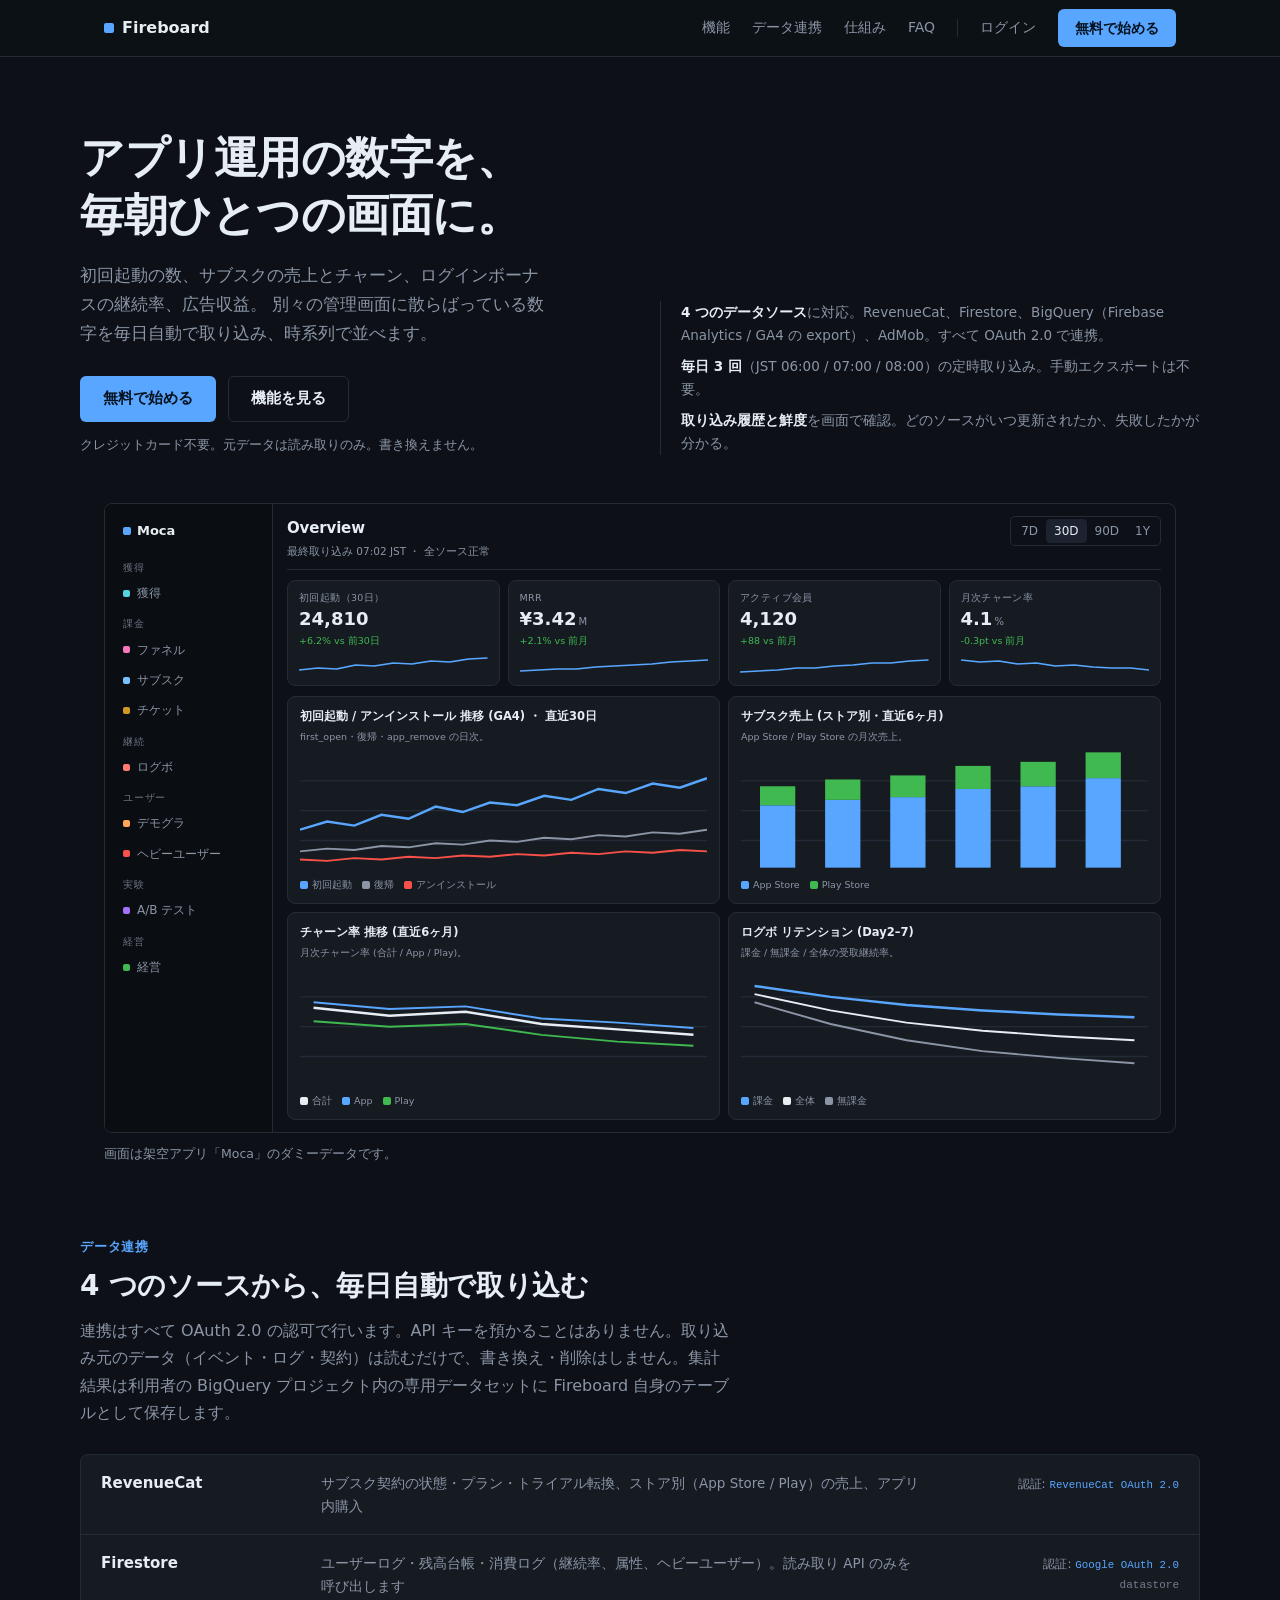
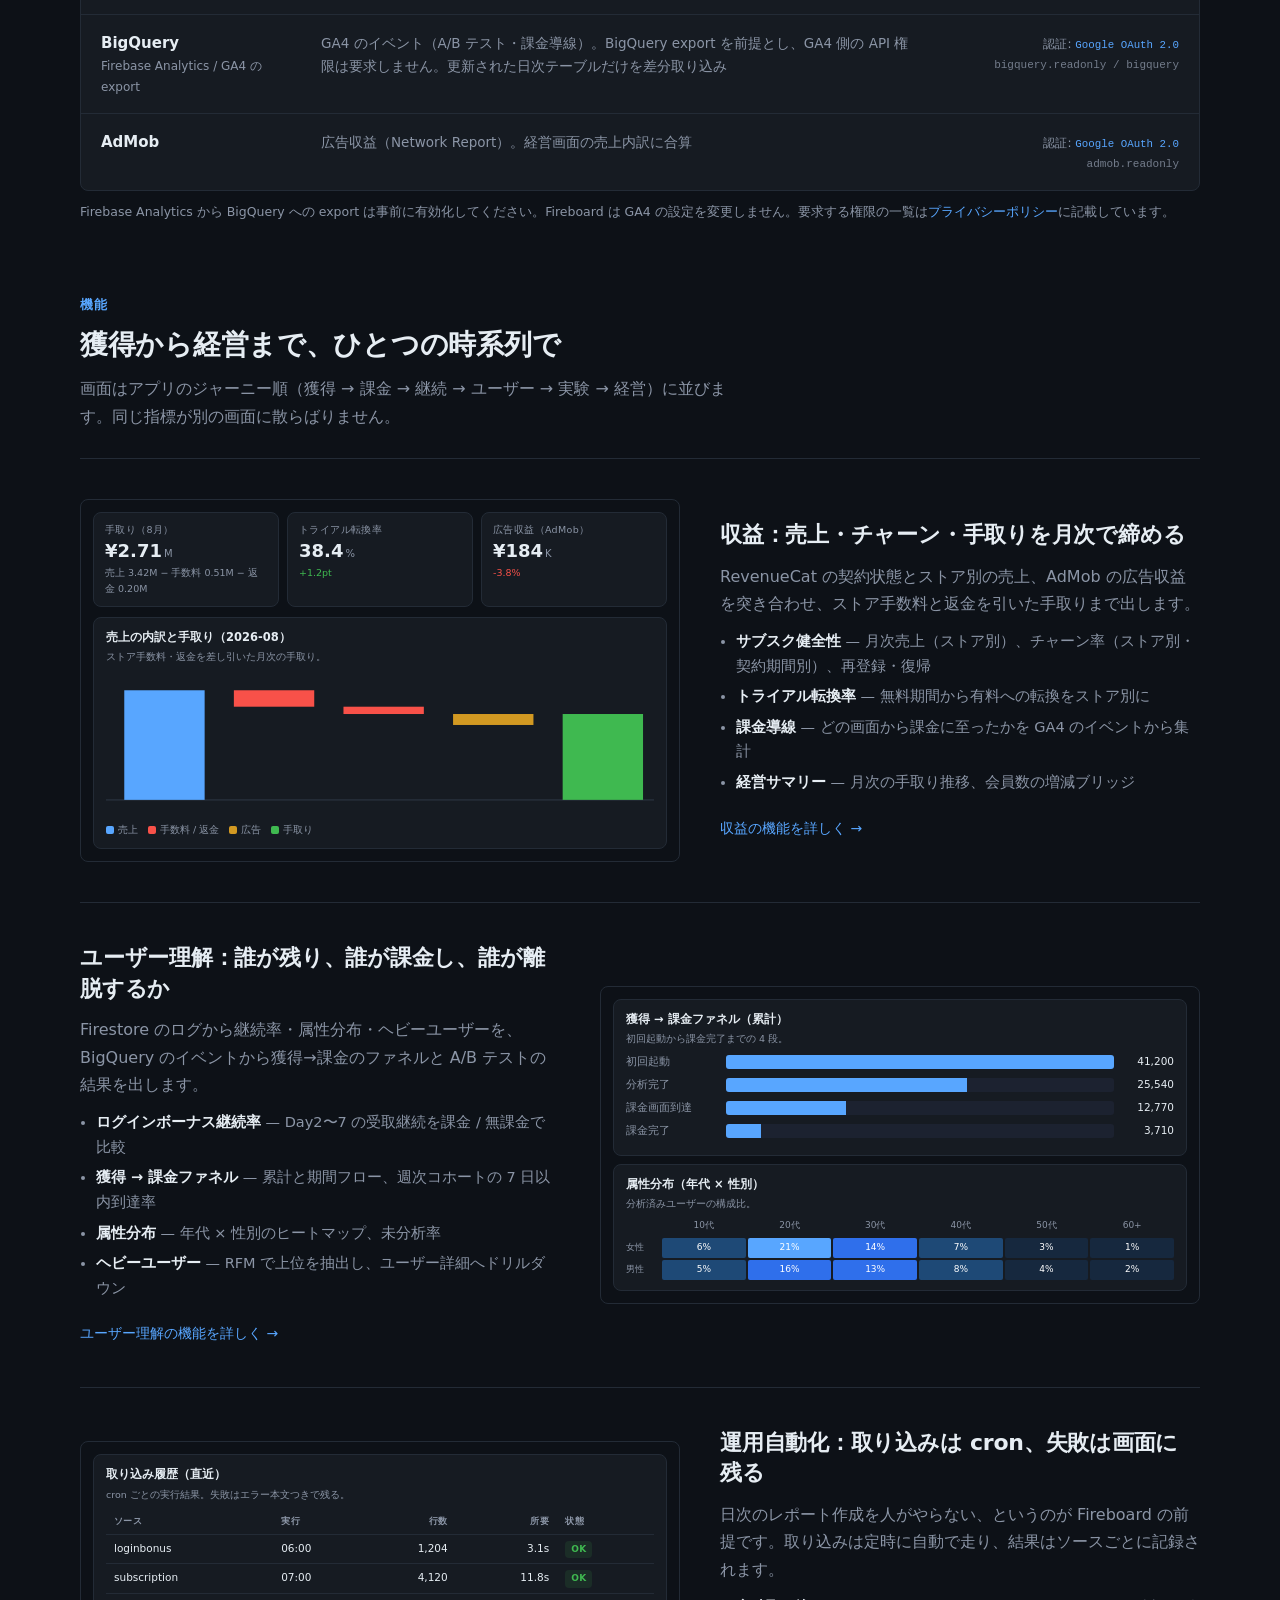
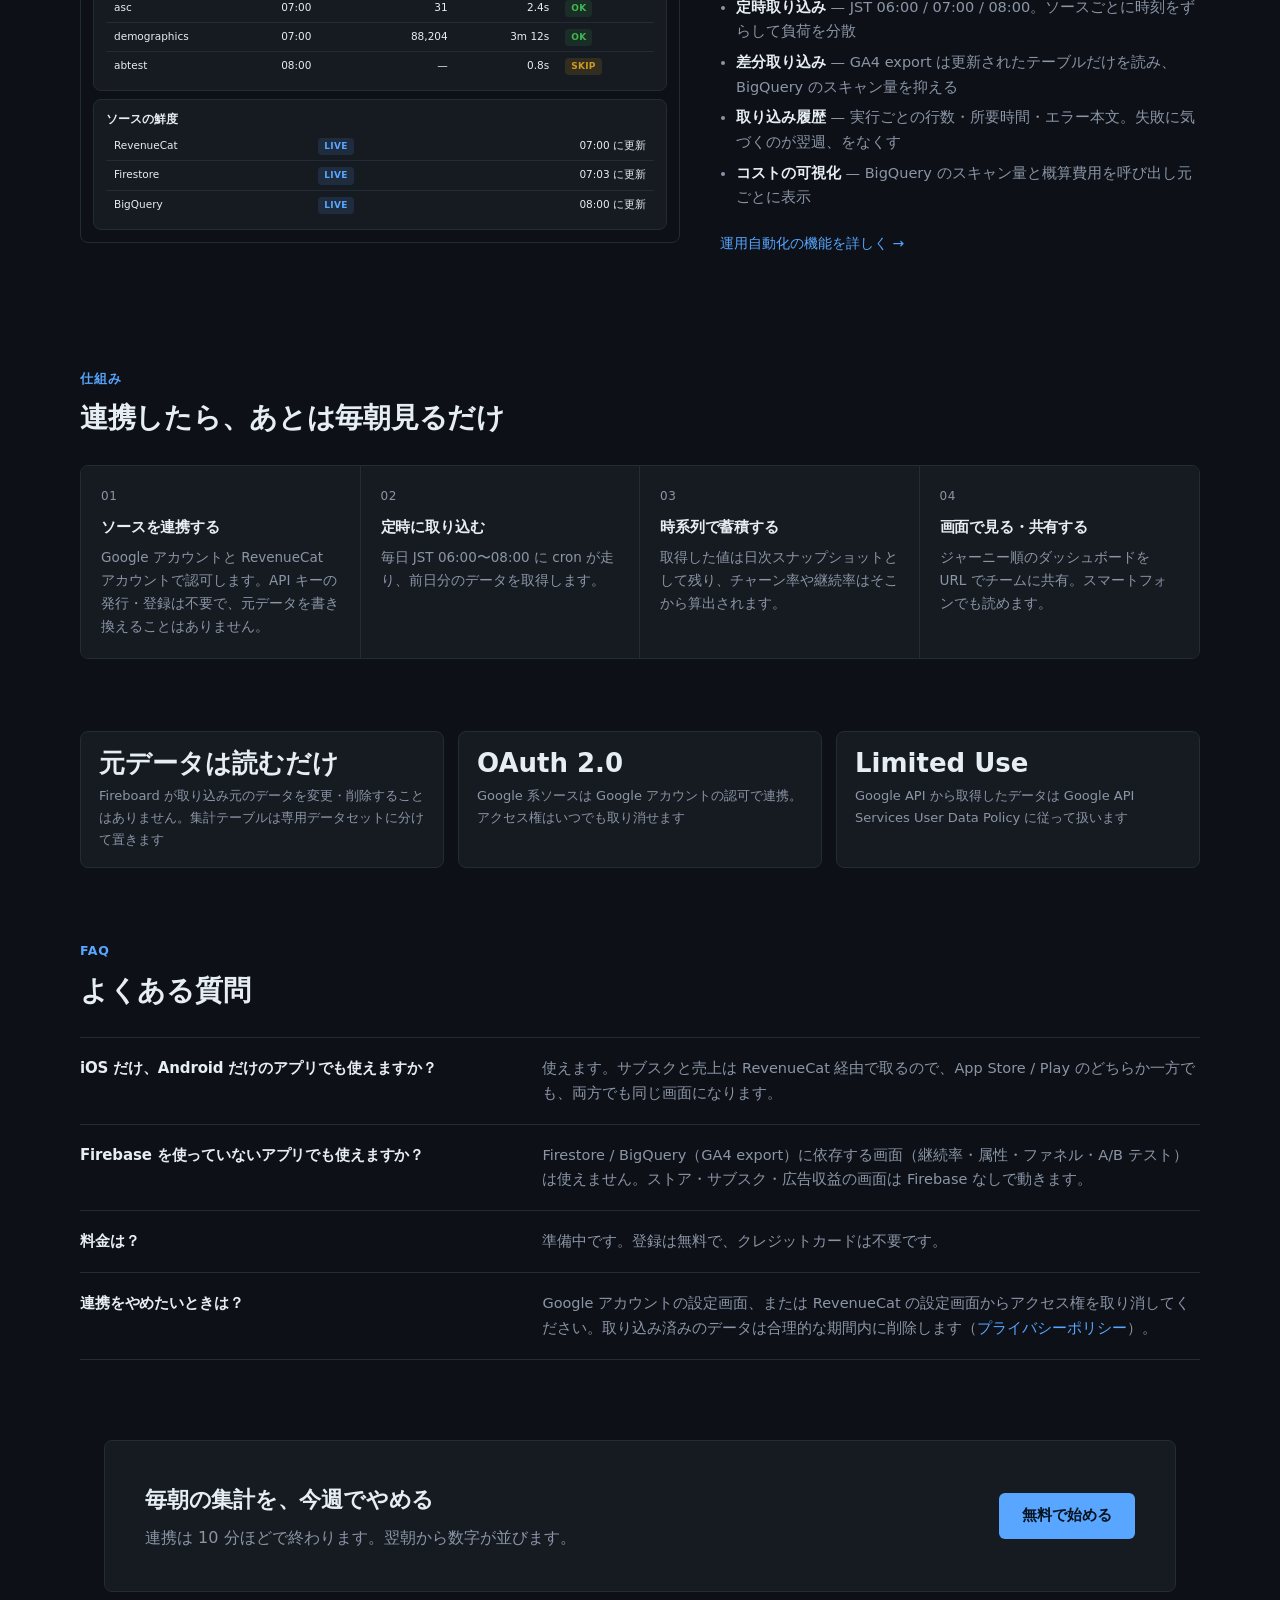
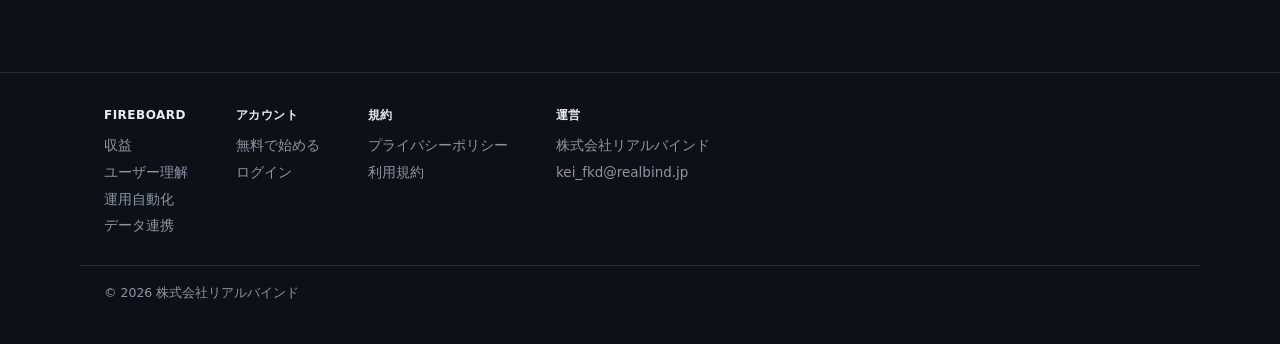
<file: public/index.html>
<!doctype html>
<html lang="ja">
<head>
<meta charset="UTF-8" />
<meta name="viewport" content="width=device-width, initial-scale=1" />
<title>Fireboard — アプリ運用の数字を、毎朝ひとつの画面に</title>
<meta name="description" content="RevenueCat・Firestore・BigQuery（GA4 export）・AdMob を毎日自動で取り込み、獲得から課金・継続・経営まで一枚のダッシュボードで追えるアプリ運用の分析基盤。" />
<!-- 2026-09-05 白紙から再設計（決定事項）
     ・主語: 「アプリ運用全般の分析基盤」（GA4/Firestore専用ではない）。根拠は元アプリ
       cf-asc-dashbord の実装: RevenueCat / Firestore / BigQuery（GA4 export を含む）/ AdMob の 4 ソース、
       （GA4 は Admin/Data API を呼ばず BigQuery export を同じスコープで読むだけなので、サイトでは BigQuery に統合。2026-09-05）
       画面はジャーニー順（獲得→課金→継続→ユーザー→実験→経営）
       ⚠️ App Store Connect は本体では使っているが、このサイトでは載せない（2026-09-05 ユーザー裁定:
       ASC は OAuth 非対応で、サイトは OAuth 連携できるソースだけに揃える）。獲得系の指標は
       ASC の DL 数ではなく Firebase Analytics の first_open（初回起動）で表現している。
       RevenueCat は API キーではなく OAuth 認可として書く（同裁定）。
     ・配色: ダッシュボード本体のトークン（style.css 冒頭）
     ・CTA: セルフサーブ登録。登録ページはまだ無いので href="#signup" のプレースホルダー
       （⚠️ 実URLが決まったら index / features/* / footer の "#signup" "#login" を一括置換）
     ・モック: 架空アプリ「Moca」。数値は全部ダミーだが、指標同士が矛盾しないよう組んである
       （MRR 3.42M ÷ アクティブ会員 4,120 ≒ 830円/人、など）
     ・ページ: index / features/{revenue,users,automation} / privacy / terms
     ・OAuth審査の要件（アプリの説明・取得データの開示・プライバシーポリシー導線）は
       #sources セクションとフッターで満たす -->
<link rel="stylesheet" href="style.css" />
</head>
<body>

<header class="site-header">
  <div class="wrap">
    <a class="wordmark" href="index.html"><span class="sq"></span>Fireboard</a>
    <nav>
      <a href="#features">機能</a>
      <a href="#sources">データ連携</a>
      <a href="#how">仕組み</a>
      <a href="#faq">FAQ</a>
      <span class="sep"></span>
      <a href="#login">ログイン</a>
      <a href="#signup" class="btn btn-primary">無料で始める</a>
    </nav>
  </div>
</header>

<main>

<section class="wrap hero">
  <div>
    <h1>アプリ運用の数字を、<br>毎朝ひとつの画面に。</h1>
    <p class="lead">
      初回起動の数、サブスクの売上とチャーン、ログインボーナスの継続率、広告収益。
      別々の管理画面に散らばっている数字を毎日自動で取り込み、時系列で並べます。
    </p>
    <div class="cta-row">
      <a href="#signup" class="btn btn-primary btn-lg">無料で始める</a>
      <a href="#features" class="btn btn-ghost btn-lg">機能を見る</a>
    </div>
    <p class="note">クレジットカード不要。元データは読み取りのみ。書き換えません。</p>
  </div>
  <div class="hero-facts">
    <div><b>4 つのデータソース</b>に対応。RevenueCat、Firestore、BigQuery（Firebase Analytics / GA4 の export）、AdMob。すべて OAuth 2.0 で連携。</div>
    <div><b>毎日 3 回</b>（JST 06:00 / 07:00 / 08:00）の定時取り込み。手動エクスポートは不要。</div>
    <div><b>取り込み履歴と鮮度</b>を画面で確認。どのソースがいつ更新されたか、失敗したかが分かる。</div>
  </div>
</section>

<!-- ヒーロー直下: Overview 画面の全体モック。本体 routes/Overview.tsx の構成
     （KPI 4 枚 + 獲得・サブスク売上・チャーン率・ログボ retention の 4 カード）をなぞっている。
     獲得カードだけは本体の「DL / 削除 (ASC)」ではなく GA4 の first_open に置き換えてある
     （ASC をサイトから外した経緯は冒頭コメント） -->
<section class="wrap" style="padding-top: 8px;">
  <div class="mock-app" aria-label="Fireboard の Overview 画面（架空アプリ Moca のダミーデータ）">
    <div class="sb">
      <div class="brand"><span class="sq"></span>Moca</div>
      <div class="sec">獲得</div>
      <div class="it"><i style="background:#56d4dd"></i>獲得</div>
      <div class="sec">課金</div>
      <div class="it"><i style="background:#f778ba"></i>ファネル</div>
      <div class="it"><i style="background:#79c0ff"></i>サブスク</div>
      <div class="it"><i style="background:#d29922"></i>チケット</div>
      <div class="sec">継続</div>
      <div class="it"><i style="background:#ff7b72"></i>ログボ</div>
      <div class="sec">ユーザー</div>
      <div class="it"><i style="background:#ffa657"></i>デモグラ</div>
      <div class="it"><i style="background:#f85149"></i>ヘビーユーザー</div>
      <div class="sec">実験</div>
      <div class="it"><i style="background:#a371f7"></i>A/B テスト</div>
      <div class="sec">経営</div>
      <div class="it"><i style="background:#3fb950"></i>経営</div>
    </div>
    <div class="ct">
      <div class="ph">
        <div><h4>Overview</h4><div class="sub">最終取り込み 07:02 JST ・ 全ソース正常</div></div>
        <div class="rt"><span>7D</span><span class="on">30D</span><span>90D</span><span>1Y</span></div>
      </div>
      <div class="mkpis">
        <div class="mkpi">
          <div class="l">初回起動（30日）</div>
          <div class="v">24,810</div>
          <div class="d up">+6.2% vs 前30日</div>
          <svg viewBox="0 0 100 22" preserveAspectRatio="none"><polyline fill="none" stroke="#58a6ff" stroke-width="1.5" points="0,16 10,14 20,15 30,11 40,12 50,9 60,10 70,7 80,8 90,5 100,4"/></svg>
        </div>
        <div class="mkpi">
          <div class="l">MRR</div>
          <div class="v">¥3.42<small>M</small></div>
          <div class="d up">+2.1% vs 前月</div>
          <svg viewBox="0 0 100 22" preserveAspectRatio="none"><polyline fill="none" stroke="#58a6ff" stroke-width="1.5" points="0,17 10,16 20,15 30,15 40,13 50,12 60,11 70,10 80,8 90,7 100,6"/></svg>
        </div>
        <div class="mkpi">
          <div class="l">アクティブ会員</div>
          <div class="v">4,120</div>
          <div class="d up">+88 vs 前月</div>
          <svg viewBox="0 0 100 22" preserveAspectRatio="none"><polyline fill="none" stroke="#58a6ff" stroke-width="1.5" points="0,18 10,17 20,16 30,14 40,14 50,12 60,11 70,9 80,9 90,7 100,6"/></svg>
        </div>
        <div class="mkpi">
          <div class="l">月次チャーン率</div>
          <div class="v">4.1<small>%</small></div>
          <div class="d up">-0.3pt vs 前月</div>
          <svg viewBox="0 0 100 22" preserveAspectRatio="none"><polyline fill="none" stroke="#58a6ff" stroke-width="1.5" points="0,6 10,8 20,7 30,10 40,9 50,12 60,11 70,13 80,14 90,14 100,16"/></svg>
        </div>
      </div>
      <div class="mgrid">
        <div class="mcard">
          <div class="t">初回起動 / アンインストール 推移 (GA4) ・ 直近30日</div>
          <div class="desc">first_open・復帰・app_remove の日次。</div>
          <svg viewBox="0 0 300 90" preserveAspectRatio="none">
            <g stroke="#232b36" stroke-width="1"><line x1="0" y1="22" x2="300" y2="22"/><line x1="0" y1="44" x2="300" y2="44"/><line x1="0" y1="66" x2="300" y2="66"/></g>
            <polyline fill="none" stroke="#58a6ff" stroke-width="1.8" points="0,58 20,52 40,55 60,47 80,50 100,41 120,45 140,38 160,40 180,33 200,36 220,28 240,31 260,24 280,27 300,20"/>
            <polyline fill="none" stroke="#8b95a6" stroke-width="1.4" points="0,74 20,72 40,73 60,70 80,71 100,68 120,69 140,66 160,67 180,64 200,65 220,62 240,63 260,60 280,61 300,58"/>
            <polyline fill="none" stroke="#f85149" stroke-width="1.4" points="0,80 20,81 40,79 60,80 80,78 100,79 120,77 140,78 160,76 180,77 200,75 220,76 240,74 260,75 280,73 300,74"/>
          </svg>
          <div class="lg"><span><i style="background:#58a6ff"></i>初回起動</span><span><i style="background:#8b95a6"></i>復帰</span><span><i style="background:#f85149"></i>アンインストール</span></div>
        </div>
        <div class="mcard">
          <div class="t">サブスク売上 (ストア別・直近6ヶ月)</div>
          <div class="desc">App Store / Play Store の月次売上。</div>
          <svg viewBox="0 0 300 90" preserveAspectRatio="none">
            <g stroke="#232b36" stroke-width="1"><line x1="0" y1="22" x2="300" y2="22"/><line x1="0" y1="44" x2="300" y2="44"/><line x1="0" y1="66" x2="300" y2="66"/></g>
            <g fill="#58a6ff">
              <rect x="14" y="40" width="26" height="46"/><rect x="62" y="36" width="26" height="50"/><rect x="110" y="34" width="26" height="52"/>
              <rect x="158" y="28" width="26" height="58"/><rect x="206" y="26" width="26" height="60"/><rect x="254" y="20" width="26" height="66"/>
            </g>
            <g fill="#3fb950">
              <rect x="14" y="26" width="26" height="14"/><rect x="62" y="21" width="26" height="15"/><rect x="110" y="18" width="26" height="16"/>
              <rect x="158" y="11" width="26" height="17"/><rect x="206" y="8" width="26" height="18"/><rect x="254" y="1" width="26" height="19"/>
            </g>
          </svg>
          <div class="lg"><span><i style="background:#58a6ff"></i>App Store</span><span><i style="background:#3fb950"></i>Play Store</span></div>
        </div>
        <div class="mcard">
          <div class="t">チャーン率 推移 (直近6ヶ月)</div>
          <div class="desc">月次チャーン率 (合計 / App / Play)。</div>
          <svg viewBox="0 0 300 90" preserveAspectRatio="none">
            <g stroke="#232b36" stroke-width="1"><line x1="0" y1="22" x2="300" y2="22"/><line x1="0" y1="44" x2="300" y2="44"/><line x1="0" y1="66" x2="300" y2="66"/></g>
            <polyline fill="none" stroke="#e6edf3" stroke-width="1.8" points="10,30 66,36 122,33 178,42 234,46 290,50"/>
            <polyline fill="none" stroke="#58a6ff" stroke-width="1.4" points="10,26 66,31 122,29 178,38 234,41 290,45"/>
            <polyline fill="none" stroke="#3fb950" stroke-width="1.4" points="10,40 66,44 122,42 178,50 234,55 290,58"/>
          </svg>
          <div class="lg"><span><i style="background:#e6edf3"></i>合計</span><span><i style="background:#58a6ff"></i>App</span><span><i style="background:#3fb950"></i>Play</span></div>
        </div>
        <div class="mcard">
          <div class="t">ログボ リテンション (Day2–7)</div>
          <div class="desc">課金 / 無課金 / 全体の受取継続率。</div>
          <svg viewBox="0 0 300 90" preserveAspectRatio="none">
            <g stroke="#232b36" stroke-width="1"><line x1="0" y1="22" x2="300" y2="22"/><line x1="0" y1="44" x2="300" y2="44"/><line x1="0" y1="66" x2="300" y2="66"/></g>
            <polyline fill="none" stroke="#58a6ff" stroke-width="1.8" points="10,14 66,22 122,28 178,32 234,35 290,37"/>
            <polyline fill="none" stroke="#e6edf3" stroke-width="1.4" points="10,20 66,32 122,41 178,47 234,51 290,54"/>
            <polyline fill="none" stroke="#8b95a6" stroke-width="1.4" points="10,26 66,42 122,54 178,62 234,67 290,71"/>
          </svg>
          <div class="lg"><span><i style="background:#58a6ff"></i>課金</span><span><i style="background:#e6edf3"></i>全体</span><span><i style="background:#8b95a6"></i>無課金</span></div>
        </div>
      </div>
    </div>
  </div>
  <p style="color: var(--muted); font-size: 12.5px; margin-top: 10px;">画面は架空アプリ「Moca」のダミーデータです。</p>
</section>

<!-- ============ データ連携 ============ -->
<section class="wrap section" id="sources">
  <div class="section-head">
    <span class="kicker">データ連携</span>
    <h2>4 つのソースから、毎日自動で取り込む</h2>
    <p>連携はすべて OAuth 2.0 の認可で行います。API キーを預かることはありません。取り込み元のデータ（イベント・ログ・契約）は読むだけで、書き換え・削除はしません。集計結果は利用者の BigQuery プロジェクト内の専用データセットに Fireboard 自身のテーブルとして保存します。</p>
  </div>
  <div class="sources">
    <div class="source">
      <div class="name">RevenueCat</div>
      <div class="what">サブスク契約の状態・プラン・トライアル転換、ストア別（App Store / Play）の売上、アプリ内購入</div>
      <div class="auth">認証: <code>RevenueCat OAuth 2.0</code></div>
    </div>
    <div class="source">
      <div class="name">Firestore</div>
      <div class="what">ユーザーログ・残高台帳・消費ログ（継続率、属性、ヘビーユーザー）。読み取り API のみを呼び出します</div>
      <div class="auth">認証: <code>Google OAuth 2.0</code><span class="scope">datastore</span></div>
    </div>
    <div class="source">
      <div class="name">BigQuery <span class="via">Firebase Analytics / GA4 の export</span></div>
      <div class="what">GA4 のイベント（A/B テスト・課金導線）。BigQuery export を前提とし、GA4 側の API 権限は要求しません。更新された日次テーブルだけを差分取り込み</div>
      <div class="auth">認証: <code>Google OAuth 2.0</code><span class="scope">bigquery.readonly / bigquery</span></div>
    </div>
    <div class="source">
      <div class="name">AdMob</div>
      <div class="what">広告収益（Network Report）。経営画面の売上内訳に合算</div>
      <div class="auth">認証: <code>Google OAuth 2.0</code><span class="scope">admob.readonly</span></div>
    </div>
  </div>
  <!-- 5. 前提条件。GA4 の BigQuery リンク作成・カスタムディメンション登録は Fireboard が代行しない
       （= analytics.edit を要求しない理由）。要求スコープの正式一覧は privacy.html 第 2 条 -->
  <p class="sources-note">Firebase Analytics から BigQuery への export は事前に有効化してください。Fireboard は GA4 の設定を変更しません。要求する権限の一覧は<a href="privacy.html#scopes">プライバシーポリシー</a>に記載しています。</p>
</section>

<!-- ============ 機能（テーマ別 3 ブロック） ============ -->
<section class="wrap section" id="features">
  <div class="section-head">
    <span class="kicker">機能</span>
    <h2>獲得から経営まで、ひとつの時系列で</h2>
    <p>画面はアプリのジャーニー順（獲得 → 課金 → 継続 → ユーザー → 実験 → 経営）に並びます。同じ指標が別の画面に散らばりません。</p>
  </div>

  <div class="feature">
    <div class="mock-panel">
      <div class="mkpis">
        <div class="mkpi"><div class="l">手取り（8月）</div><div class="v">¥2.71<small>M</small></div><div class="d">売上 3.42M − 手数料 0.51M − 返金 0.20M</div></div>
        <div class="mkpi"><div class="l">トライアル転換率</div><div class="v">38.4<small>%</small></div><div class="d up">+1.2pt</div></div>
        <div class="mkpi"><div class="l">広告収益（AdMob）</div><div class="v">¥184<small>K</small></div><div class="d dn">-3.8%</div></div>
      </div>
      <div class="mcard">
        <div class="t">売上の内訳と手取り（2026-08）</div>
        <div class="desc">ストア手数料・返金を差し引いた月次の手取り。</div>
        <svg viewBox="0 0 300 80" preserveAspectRatio="none">
          <g stroke="#232b36"><line x1="0" y1="70" x2="300" y2="70"/></g>
          <rect x="10" y="10" width="44" height="60" fill="#58a6ff"/>
          <rect x="70" y="10" width="44" height="9" fill="#f85149"/>
          <rect x="130" y="19" width="44" height="4" fill="#f85149"/>
          <rect x="190" y="23" width="44" height="6" fill="#d29922"/>
          <rect x="250" y="23" width="44" height="47" fill="#3fb950"/>
        </svg>
        <div class="lg"><span><i style="background:#58a6ff"></i>売上</span><span><i style="background:#f85149"></i>手数料 / 返金</span><span><i style="background:#d29922"></i>広告</span><span><i style="background:#3fb950"></i>手取り</span></div>
      </div>
    </div>
    <div>
      <h3>収益：売上・チャーン・手取りを月次で締める</h3>
      <p class="body">RevenueCat の契約状態とストア別の売上、AdMob の広告収益を突き合わせ、ストア手数料と返金を引いた手取りまで出します。</p>
      <ul>
        <li><b>サブスク健全性</b> — 月次売上（ストア別）、チャーン率（ストア別・契約期間別）、再登録・復帰</li>
        <li><b>トライアル転換率</b> — 無料期間から有料への転換をストア別に</li>
        <li><b>課金導線</b> — どの画面から課金に至ったかを GA4 のイベントから集計</li>
        <li><b>経営サマリー</b> — 月次の手取り推移、会員数の増減ブリッジ</li>
      </ul>
      <a class="more" href="features/revenue.html">収益の機能を詳しく →</a>
    </div>
  </div>

  <div class="feature flip">
    <div>
      <h3>ユーザー理解：誰が残り、誰が課金し、誰が離脱するか</h3>
      <p class="body">Firestore のログから継続率・属性分布・ヘビーユーザーを、BigQuery のイベントから獲得→課金のファネルと A/B テストの結果を出します。</p>
      <ul>
        <li><b>ログインボーナス継続率</b> — Day2〜7 の受取継続を課金 / 無課金で比較</li>
        <li><b>獲得 → 課金ファネル</b> — 累計と期間フロー、週次コホートの 7 日以内到達率</li>
        <li><b>属性分布</b> — 年代 × 性別のヒートマップ、未分析率</li>
        <li><b>ヘビーユーザー</b> — RFM で上位を抽出し、ユーザー詳細へドリルダウン</li>
      </ul>
      <a class="more" href="features/users.html">ユーザー理解の機能を詳しく →</a>
    </div>
    <div class="mock-panel">
      <div class="mcard">
        <div class="t">獲得 → 課金ファネル（累計）</div>
        <div class="desc">初回起動から課金完了までの 4 段。</div>
        <div class="funnel">
          <div class="row"><span class="lab">初回起動</span><span class="bar"><i style="width:100%"></i></span><span class="val">41,200</span></div>
          <div class="row"><span class="lab">分析完了</span><span class="bar"><i style="width:62%"></i></span><span class="val">25,540</span></div>
          <div class="row"><span class="lab">課金画面到達</span><span class="bar"><i style="width:31%"></i></span><span class="val">12,770</span></div>
          <div class="row"><span class="lab">課金完了</span><span class="bar"><i style="width:9%"></i></span><span class="val">3,710</span></div>
        </div>
      </div>
      <div class="mcard">
        <div class="t">属性分布（年代 × 性別）</div>
        <div class="desc">分析済みユーザーの構成比。</div>
        <div class="heat">
          <div></div><div class="h">10代</div><div class="h">20代</div><div class="h">30代</div><div class="h">40代</div><div class="h">50代</div><div class="h">60+</div>
          <div class="r">女性</div>
          <div class="c" style="background:#1e4976">6%</div><div class="c" style="background:#58a6ff">21%</div><div class="c" style="background:#2f6feb">14%</div><div class="c" style="background:#1e4976">7%</div><div class="c" style="background:#16283e">3%</div><div class="c" style="background:#16283e">1%</div>
          <div class="r">男性</div>
          <div class="c" style="background:#1e4976">5%</div><div class="c" style="background:#2f6feb">16%</div><div class="c" style="background:#2f6feb">13%</div><div class="c" style="background:#1e4976">8%</div><div class="c" style="background:#16283e">4%</div><div class="c" style="background:#16283e">2%</div>
        </div>
      </div>
    </div>
  </div>

  <div class="feature">
    <div class="mock-panel">
      <div class="mcard">
        <div class="t">取り込み履歴（直近）</div>
        <div class="desc">cron ごとの実行結果。失敗はエラー本文つきで残る。</div>
        <table class="mtable">
          <thead><tr><th>ソース</th><th>実行</th><th class="num">行数</th><th class="num">所要</th><th>状態</th></tr></thead>
          <tbody>
            <tr><td>loginbonus</td><td>06:00</td><td class="num">1,204</td><td class="num">3.1s</td><td><span class="badge ok">OK</span></td></tr>
            <tr><td>subscription</td><td>07:00</td><td class="num">4,120</td><td class="num">11.8s</td><td><span class="badge ok">OK</span></td></tr>
            <tr><td>asc</td><td>07:00</td><td class="num">31</td><td class="num">2.4s</td><td><span class="badge ok">OK</span></td></tr>
            <tr><td>demographics</td><td>07:00</td><td class="num">88,204</td><td class="num">3m 12s</td><td><span class="badge ok">OK</span></td></tr>
            <tr><td>abtest</td><td>08:00</td><td class="num">—</td><td class="num">0.8s</td><td><span class="badge warn">SKIP</span></td></tr>
          </tbody>
        </table>
      </div>
      <div class="mcard">
        <div class="t">ソースの鮮度</div>
        <table class="mtable">
          <tbody>
            <tr><td>RevenueCat</td><td><span class="badge live">LIVE</span></td><td class="num">07:00 に更新</td></tr>
            <tr><td>Firestore</td><td><span class="badge live">LIVE</span></td><td class="num">07:03 に更新</td></tr>
            <tr><td>BigQuery</td><td><span class="badge live">LIVE</span></td><td class="num">08:00 に更新</td></tr>
          </tbody>
        </table>
      </div>
    </div>
    <div>
      <h3>運用自動化：取り込みは cron、失敗は画面に残る</h3>
      <p class="body">日次のレポート作成を人がやらない、というのが Fireboard の前提です。取り込みは定時に自動で走り、結果はソースごとに記録されます。</p>
      <ul>
        <li><b>定時取り込み</b> — JST 06:00 / 07:00 / 08:00。ソースごとに時刻をずらして負荷を分散</li>
        <li><b>差分取り込み</b> — GA4 export は更新されたテーブルだけを読み、BigQuery のスキャン量を抑える</li>
        <li><b>取り込み履歴</b> — 実行ごとの行数・所要時間・エラー本文。失敗に気づくのが翌週、をなくす</li>
        <li><b>コストの可視化</b> — BigQuery のスキャン量と概算費用を呼び出し元ごとに表示</li>
      </ul>
      <a class="more" href="features/automation.html">運用自動化の機能を詳しく →</a>
    </div>
  </div>
</section>

<!-- ============ 仕組み ============ -->
<section class="wrap section" id="how">
  <div class="section-head">
    <span class="kicker">仕組み</span>
    <h2>連携したら、あとは毎朝見るだけ</h2>
  </div>
  <div class="steps">
    <div class="step"><div class="n">01</div><h4>ソースを連携する</h4><p>Google アカウントと RevenueCat アカウントで認可します。API キーの発行・登録は不要で、元データを書き換えることはありません。</p></div>
    <div class="step"><div class="n">02</div><h4>定時に取り込む</h4><p>毎日 JST 06:00〜08:00 に cron が走り、前日分のデータを取得します。</p></div>
    <div class="step"><div class="n">03</div><h4>時系列で蓄積する</h4><p>取得した値は日次スナップショットとして残り、チャーン率や継続率はそこから算出されます。</p></div>
    <div class="step"><div class="n">04</div><h4>画面で見る・共有する</h4><p>ジャーニー順のダッシュボードを URL でチームに共有。スマートフォンでも読めます。</p></div>
  </div>
</section>

<!-- ============ 事実の帯 ============ -->
<section class="wrap section">
  <div class="facts">
    <div class="fact"><div class="v">元データは読むだけ</div><div class="k">Fireboard が取り込み元のデータを変更・削除することはありません。集計テーブルは専用データセットに分けて置きます</div></div>
    <div class="fact"><div class="v">OAuth 2.0</div><div class="k">Google 系ソースは Google アカウントの認可で連携。アクセス権はいつでも取り消せます</div></div>
    <div class="fact"><div class="v">Limited Use</div><div class="k">Google API から取得したデータは Google API Services User Data Policy に従って扱います</div></div>
  </div>
</section>

<!-- ============ FAQ ============ -->
<section class="wrap section" id="faq">
  <div class="section-head">
    <span class="kicker">FAQ</span>
    <h2>よくある質問</h2>
  </div>
  <div class="faq">
    <div class="q"><h4>iOS だけ、Android だけのアプリでも使えますか？</h4><p>使えます。サブスクと売上は RevenueCat 経由で取るので、App Store / Play のどちらか一方でも、両方でも同じ画面になります。</p></div>
    <div class="q"><h4>Firebase を使っていないアプリでも使えますか？</h4><p>Firestore / BigQuery（GA4 export）に依存する画面（継続率・属性・ファネル・A/B テスト）は使えません。ストア・サブスク・広告収益の画面は Firebase なしで動きます。</p></div>
    <div class="q"><h4>料金は？</h4><p>準備中です。登録は無料で、クレジットカードは不要です。</p></div>
    <div class="q"><h4>連携をやめたいときは？</h4><p>Google アカウントの設定画面、または RevenueCat の設定画面からアクセス権を取り消してください。取り込み済みのデータは合理的な期間内に削除します（<a href="privacy.html">プライバシーポリシー</a>）。</p></div>
  </div>
</section>

<section class="wrap">
  <div class="cta">
    <div>
      <h2>毎朝の集計を、今週でやめる</h2>
      <p>連携は 10 分ほどで終わります。翌朝から数字が並びます。</p>
    </div>
    <a href="#signup" class="btn btn-primary btn-lg">無料で始める</a>
  </div>
</section>

</main>

<footer>
  <div class="wrap">
    <div class="cols">
      <div><h5>FIREBOARD</h5><a href="features/revenue.html">収益</a><a href="features/users.html">ユーザー理解</a><a href="features/automation.html">運用自動化</a><a href="#sources">データ連携</a></div>
      <div><h5>アカウント</h5><a href="#signup">無料で始める</a><a href="#login">ログイン</a></div>
      <div><h5>規約</h5><a href="privacy.html">プライバシーポリシー</a><a href="terms.html">利用規約</a></div>
      <div><h5>運営</h5><span>株式会社リアルバインド</span><a href="mailto:kei_fkd@realbind.jp">kei_fkd@realbind.jp</a></div>
    </div>
  </div>
  <div class="wrap legal">© 2026 株式会社リアルバインド</div>
</footer>

</body>
</html>
</file>
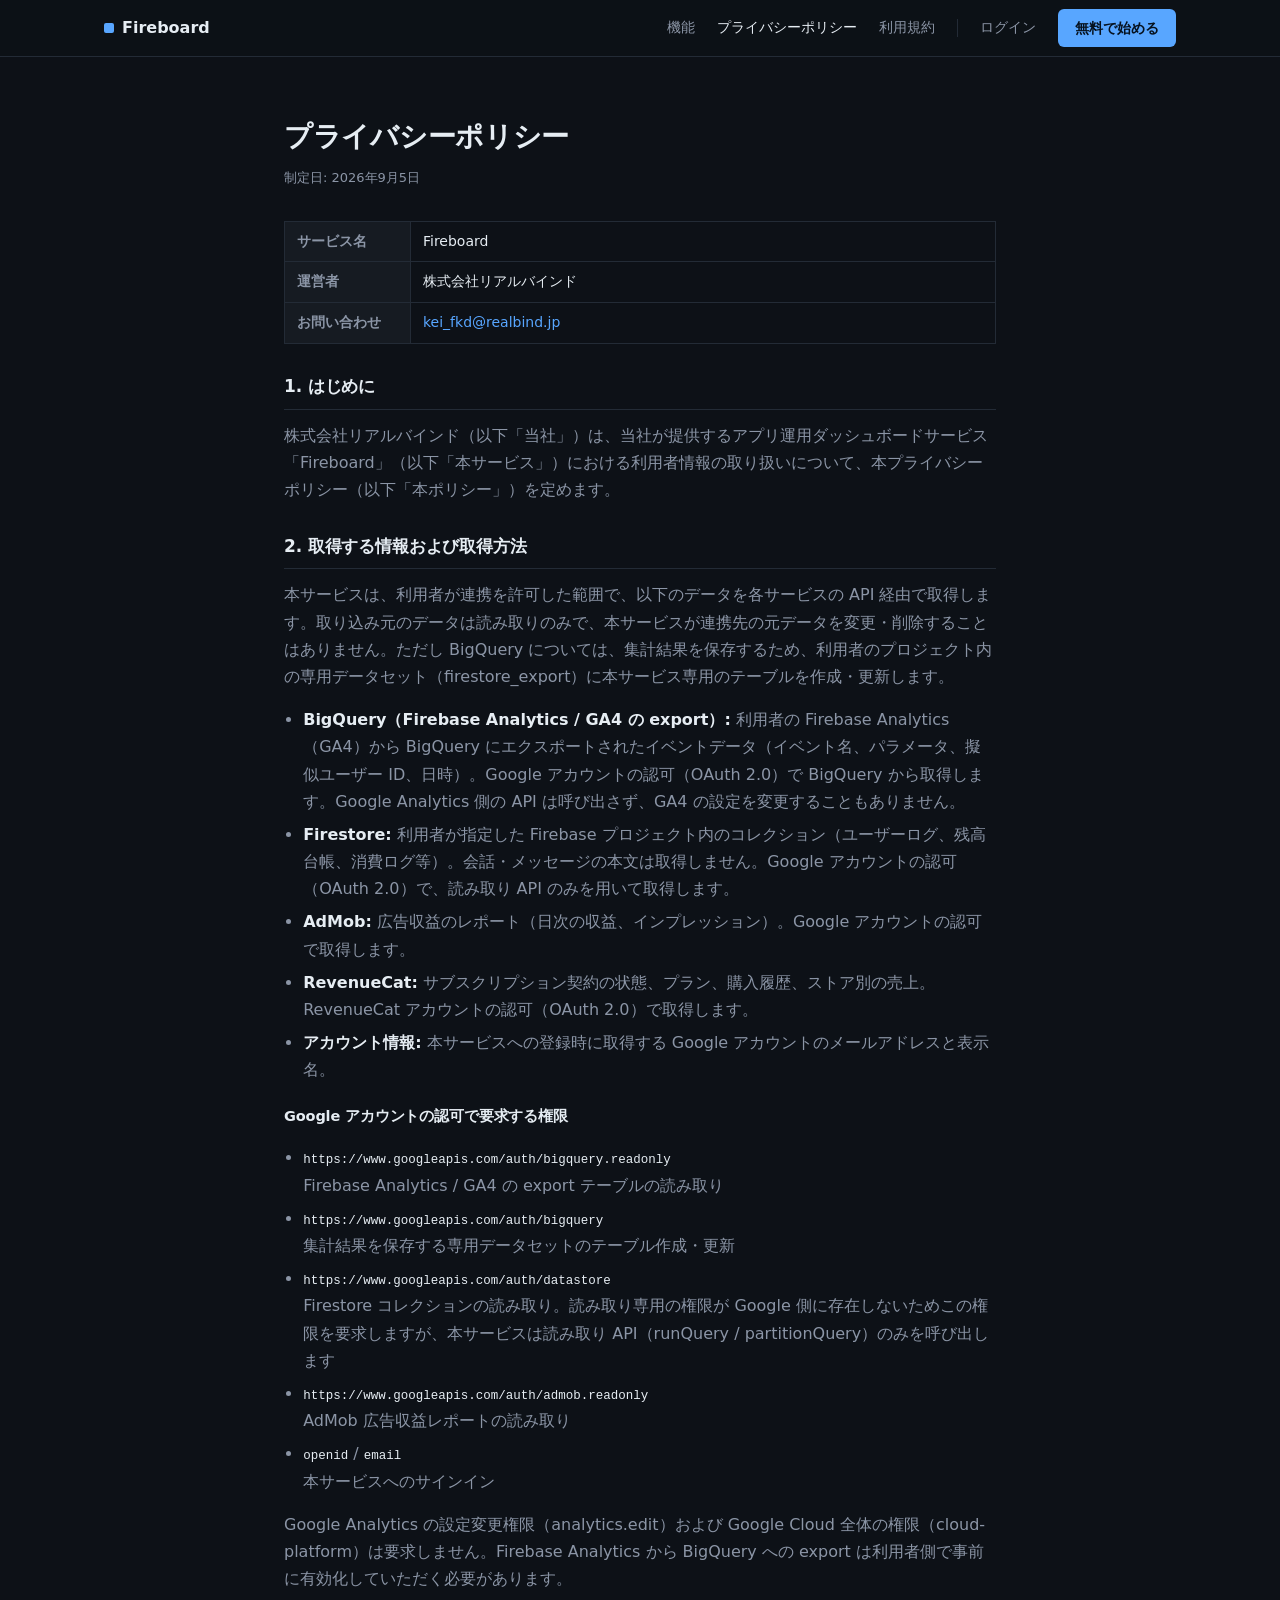
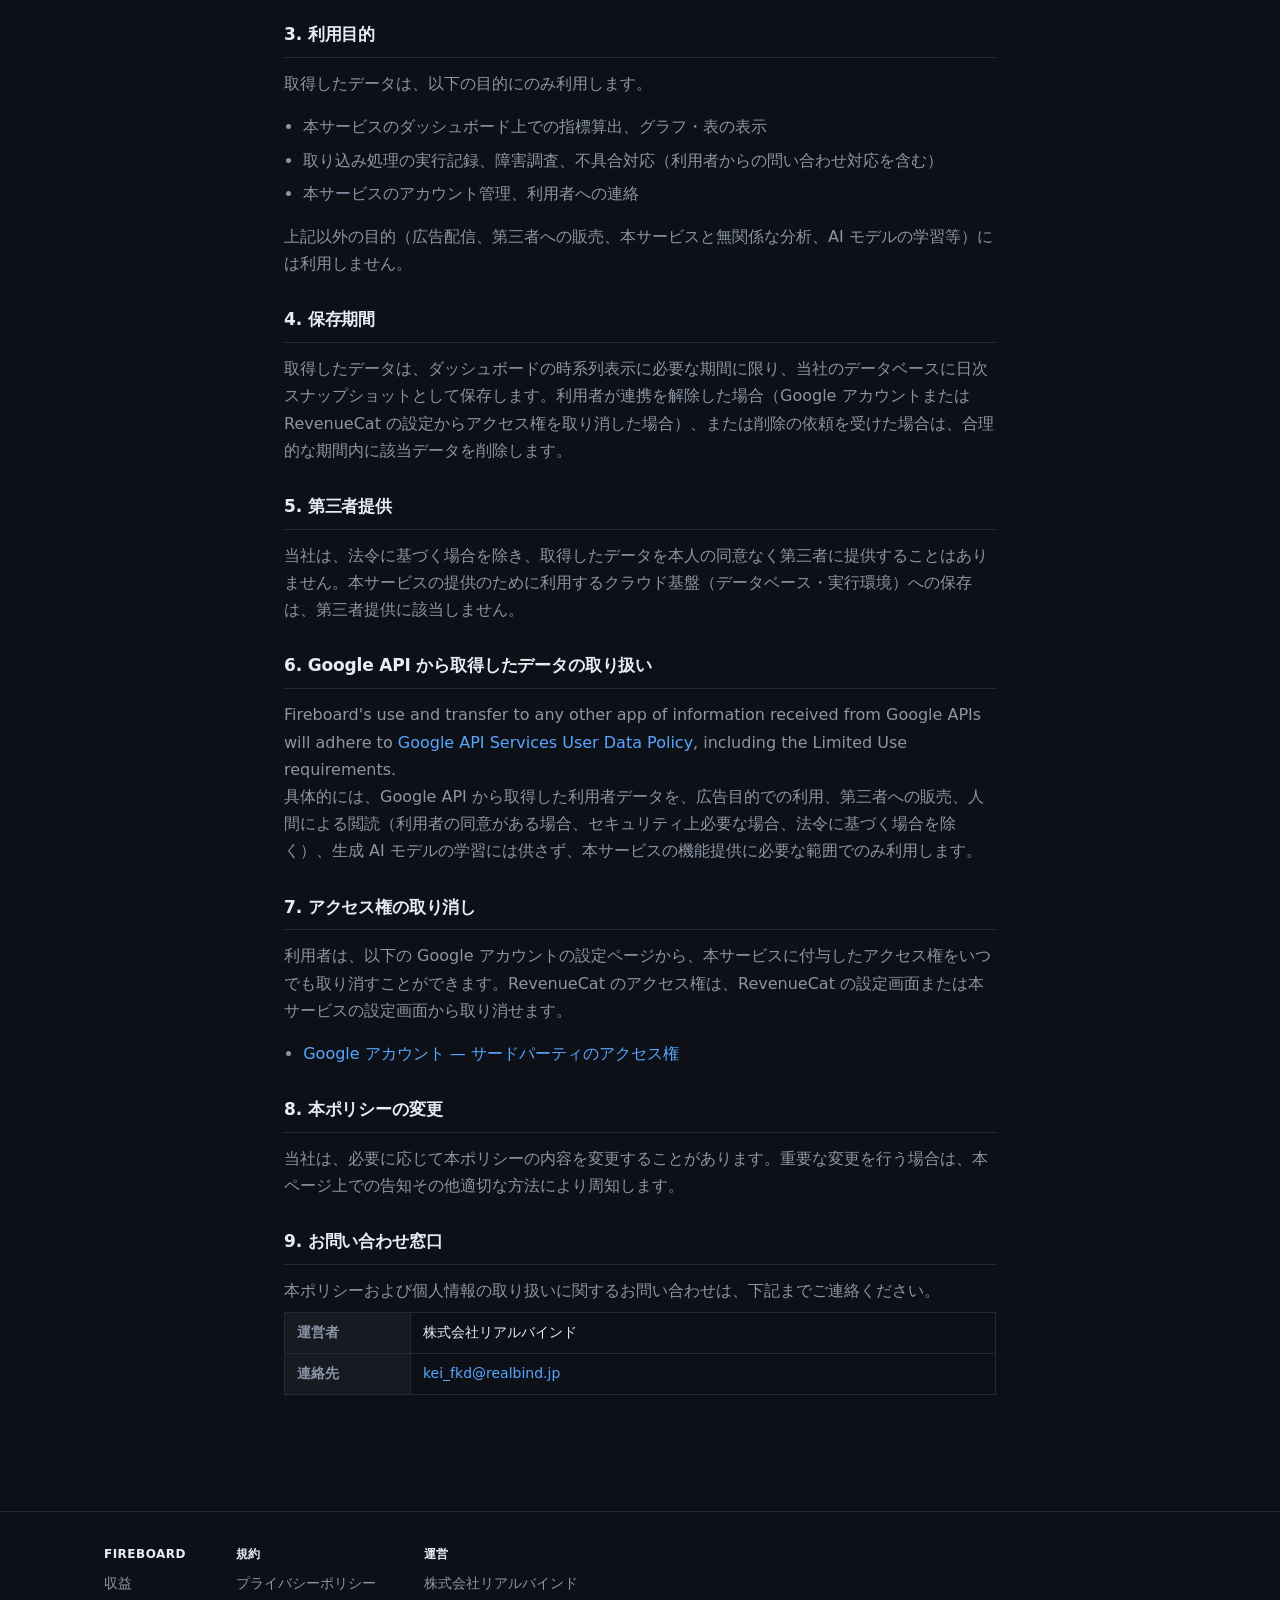
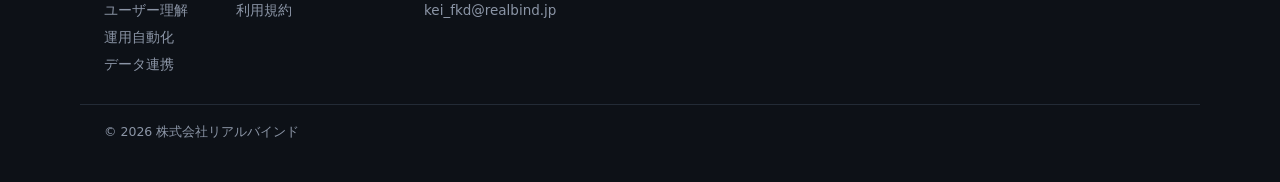
<file: public/privacy.html>
<!doctype html>
<html lang="ja">
<head>
<meta charset="UTF-8" />
<meta name="viewport" content="width=device-width, initial-scale=1" />
<title>プライバシーポリシー — Fireboard</title>
<!-- Google OAuth 審査で必須のページ。#google-api-data の英文（Limited Use の定型文）は
     審査担当者が同一性を確認する箇所なので、削除・言い換え禁止。
     取得データは 4 ソース（App Store Connect は OAuth 非対応のため除外・2026-09-05 ユーザー裁定。
     GA4 は BigQuery export を BigQuery のスコープで読むだけなので BigQuery に統合）。
     要求スコープの一覧は「2. 取得する情報」末尾 #scopes。bigquery.readonly / bigquery / datastore は
     本体 repo src/sources/gcp.ts の定数と一致させてある。
     ⚠️ admob.readonly だけは本体 repo の scripts/admob-report.js --auth で発行した実スコープを未確認
     （2026-09-05 時点でこのマシンに admob-report.js が無い）。admob.report だった場合はここと
     index.html の AdMob カードを差し替える。 -->
<link rel="stylesheet" href="style.css" />
</head>
<body>

<header class="site-header">
  <div class="wrap">
    <a class="wordmark" href="index.html"><span class="sq"></span>Fireboard</a>
    <nav>
      <a href="index.html#features">機能</a>
      <a href="privacy.html" class="active">プライバシーポリシー</a>
      <a href="terms.html">利用規約</a>
      <span class="sep"></span>
      <a href="index.html#login">ログイン</a>
      <a href="index.html#signup" class="btn btn-primary">無料で始める</a>
    </nav>
  </div>
</header>

<main class="policy">
  <h1>プライバシーポリシー</h1>
  <p class="updated">制定日: 2026年9月5日</p>

  <table>
    <tr><th>サービス名</th><td>Fireboard</td></tr>
    <tr><th>運営者</th><td>株式会社リアルバインド</td></tr>
    <tr><th>お問い合わせ</th><td><a href="mailto:kei_fkd@realbind.jp">kei_fkd@realbind.jp</a></td></tr>
  </table>

  <section>
    <h2>1. はじめに</h2>
    <p>株式会社リアルバインド（以下「当社」）は、当社が提供するアプリ運用ダッシュボードサービス「Fireboard」（以下「本サービス」）における利用者情報の取り扱いについて、本プライバシーポリシー（以下「本ポリシー」）を定めます。</p>
  </section>

  <section>
    <h2>2. 取得する情報および取得方法</h2>
    <p>本サービスは、利用者が連携を許可した範囲で、以下のデータを各サービスの API 経由で取得します。取り込み元のデータは読み取りのみで、本サービスが連携先の元データを変更・削除することはありません。ただし BigQuery については、集計結果を保存するため、利用者のプロジェクト内の専用データセット（firestore_export）に本サービス専用のテーブルを作成・更新します。</p>
    <ul>
      <li><b>BigQuery（Firebase Analytics / GA4 の export）:</b> 利用者の Firebase Analytics（GA4）から BigQuery にエクスポートされたイベントデータ（イベント名、パラメータ、擬似ユーザー ID、日時）。Google アカウントの認可（OAuth 2.0）で BigQuery から取得します。Google Analytics 側の API は呼び出さず、GA4 の設定を変更することもありません。</li>
      <li><b>Firestore:</b> 利用者が指定した Firebase プロジェクト内のコレクション（ユーザーログ、残高台帳、消費ログ等）。会話・メッセージの本文は取得しません。Google アカウントの認可（OAuth 2.0）で、読み取り API のみを用いて取得します。</li>
      <li><b>AdMob:</b> 広告収益のレポート（日次の収益、インプレッション）。Google アカウントの認可で取得します。</li>
      <li><b>RevenueCat:</b> サブスクリプション契約の状態、プラン、購入履歴、ストア別の売上。RevenueCat アカウントの認可（OAuth 2.0）で取得します。</li>
      <li><b>アカウント情報:</b> 本サービスへの登録時に取得する Google アカウントのメールアドレスと表示名。</li>
    </ul>
    <h3 id="scopes">Google アカウントの認可で要求する権限</h3>
    <ul class="scopes">
      <li><code>https://www.googleapis.com/auth/bigquery.readonly</code><br>Firebase Analytics / GA4 の export テーブルの読み取り</li>
      <li><code>https://www.googleapis.com/auth/bigquery</code><br>集計結果を保存する専用データセットのテーブル作成・更新</li>
      <li><code>https://www.googleapis.com/auth/datastore</code><br>Firestore コレクションの読み取り。読み取り専用の権限が Google 側に存在しないためこの権限を要求しますが、本サービスは読み取り API（runQuery / partitionQuery）のみを呼び出します</li>
      <li><code>https://www.googleapis.com/auth/admob.readonly</code><br>AdMob 広告収益レポートの読み取り</li>
      <li><code>openid</code> / <code>email</code><br>本サービスへのサインイン</li>
    </ul>
    <p>Google Analytics の設定変更権限（analytics.edit）および Google Cloud 全体の権限（cloud-platform）は要求しません。Firebase Analytics から BigQuery への export は利用者側で事前に有効化していただく必要があります。</p>
  </section>

  <section>
    <h2>3. 利用目的</h2>
    <p>取得したデータは、以下の目的にのみ利用します。</p>
    <ul>
      <li>本サービスのダッシュボード上での指標算出、グラフ・表の表示</li>
      <li>取り込み処理の実行記録、障害調査、不具合対応（利用者からの問い合わせ対応を含む）</li>
      <li>本サービスのアカウント管理、利用者への連絡</li>
    </ul>
    <p>上記以外の目的（広告配信、第三者への販売、本サービスと無関係な分析、AI モデルの学習等）には利用しません。</p>
  </section>

  <section>
    <h2>4. 保存期間</h2>
    <p>取得したデータは、ダッシュボードの時系列表示に必要な期間に限り、当社のデータベースに日次スナップショットとして保存します。利用者が連携を解除した場合（Google アカウントまたは RevenueCat の設定からアクセス権を取り消した場合）、または削除の依頼を受けた場合は、合理的な期間内に該当データを削除します。</p>
  </section>

  <section>
    <h2>5. 第三者提供</h2>
    <p>当社は、法令に基づく場合を除き、取得したデータを本人の同意なく第三者に提供することはありません。本サービスの提供のために利用するクラウド基盤（データベース・実行環境）への保存は、第三者提供に該当しません。</p>
  </section>

  <section id="google-api-data">
    <h2>6. Google API から取得したデータの取り扱い</h2>
    <p>Fireboard's use and transfer to any other app of information received from Google APIs will adhere to <a href="https://developers.google.com/terms/api-services-user-data-policy" target="_blank" rel="noopener">Google API Services User Data Policy</a>, including the Limited Use requirements.</p>
    <p>具体的には、Google API から取得した利用者データを、広告目的での利用、第三者への販売、人間による閲読（利用者の同意がある場合、セキュリティ上必要な場合、法令に基づく場合を除く）、生成 AI モデルの学習には供さず、本サービスの機能提供に必要な範囲でのみ利用します。</p>
  </section>

  <section>
    <h2>7. アクセス権の取り消し</h2>
    <p>利用者は、以下の Google アカウントの設定ページから、本サービスに付与したアクセス権をいつでも取り消すことができます。RevenueCat のアクセス権は、RevenueCat の設定画面または本サービスの設定画面から取り消せます。</p>
    <ul>
      <li><a href="https://myaccount.google.com/permissions" target="_blank" rel="noopener">Google アカウント — サードパーティのアクセス権</a></li>
    </ul>
  </section>

  <section>
    <h2>8. 本ポリシーの変更</h2>
    <p>当社は、必要に応じて本ポリシーの内容を変更することがあります。重要な変更を行う場合は、本ページ上での告知その他適切な方法により周知します。</p>
  </section>

  <section>
    <h2>9. お問い合わせ窓口</h2>
    <p>本ポリシーおよび個人情報の取り扱いに関するお問い合わせは、下記までご連絡ください。</p>
    <table>
      <tr><th>運営者</th><td>株式会社リアルバインド</td></tr>
      <tr><th>連絡先</th><td><a href="mailto:kei_fkd@realbind.jp">kei_fkd@realbind.jp</a></td></tr>
    </table>
  </section>
</main>

<footer>
  <div class="wrap">
    <div class="cols">
      <div><h5>FIREBOARD</h5><a href="features/revenue.html">収益</a><a href="features/users.html">ユーザー理解</a><a href="features/automation.html">運用自動化</a><a href="index.html#sources">データ連携</a></div>
      <div><h5>規約</h5><a href="privacy.html">プライバシーポリシー</a><a href="terms.html">利用規約</a></div>
      <div><h5>運営</h5><span>株式会社リアルバインド</span><a href="mailto:kei_fkd@realbind.jp">kei_fkd@realbind.jp</a></div>
    </div>
  </div>
  <div class="wrap legal">© 2026 株式会社リアルバインド</div>
</footer>

</body>
</html>
</file>
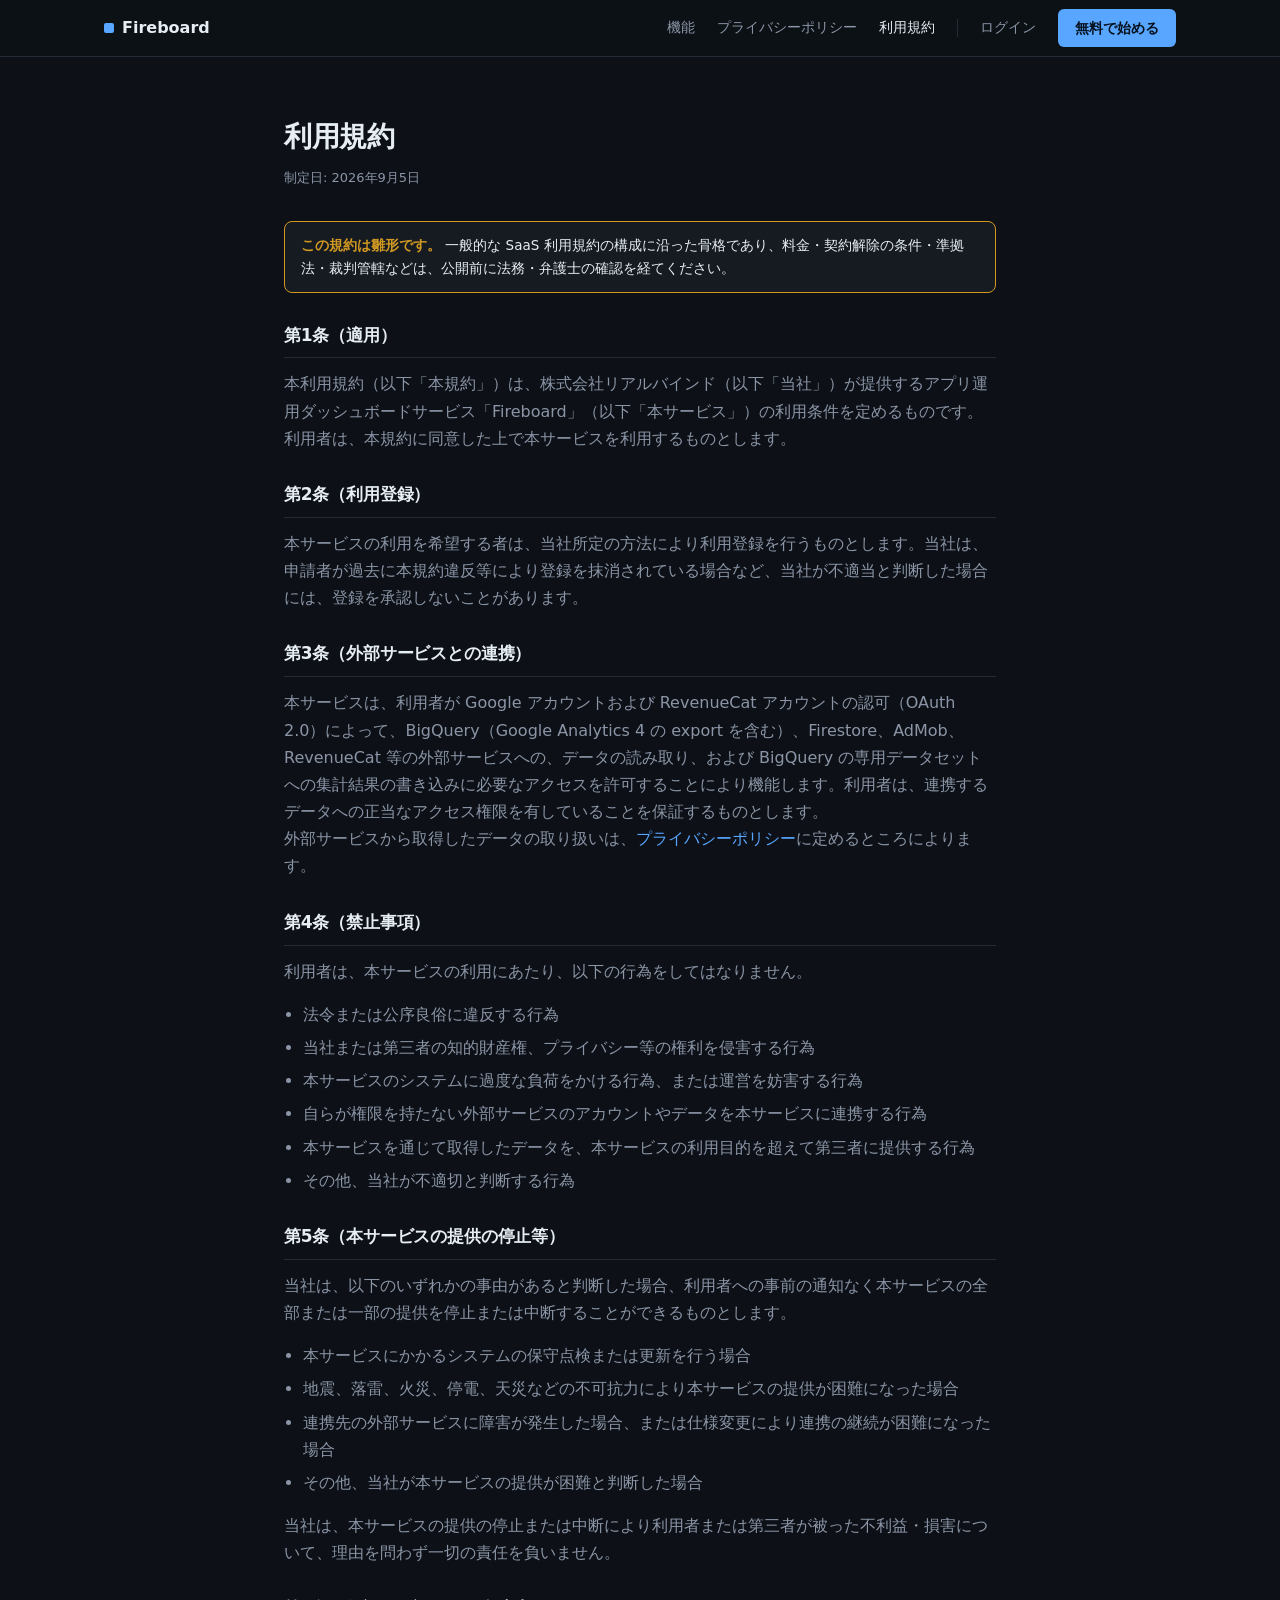
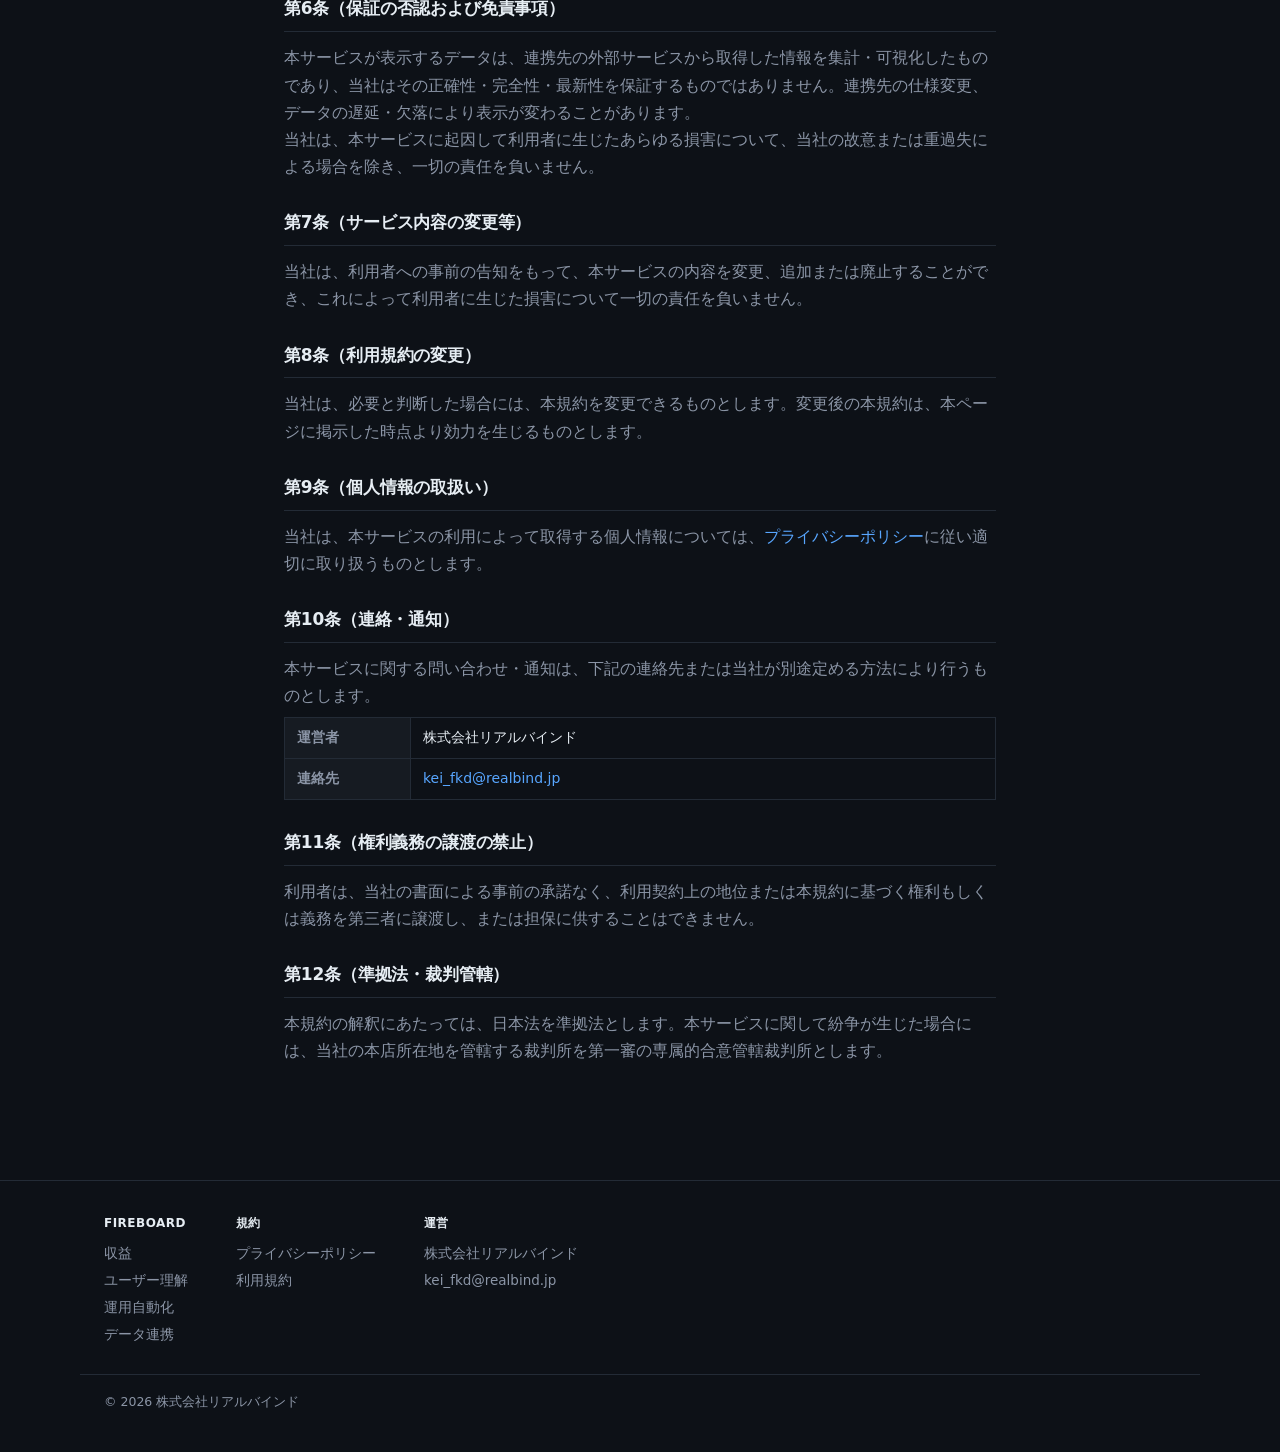
<file: public/terms.html>
<!doctype html>
<html lang="ja">
<head>
<meta charset="UTF-8" />
<meta name="viewport" content="width=device-width, initial-scale=1" />
<title>利用規約 — Fireboard</title>
<!-- 一般的な SaaS 利用規約の骨格（適用→登録→連携→禁止事項→提供停止→免責→変更→準拠法）。
     ⚠️ 法務レビュー前提。冒頭の .draft で明示している。特に第6条（免責）・第12条（管轄）は
     法人の実態に合わせて弁護士確認の上で確定させること。 -->
<link rel="stylesheet" href="style.css" />
</head>
<body>

<header class="site-header">
  <div class="wrap">
    <a class="wordmark" href="index.html"><span class="sq"></span>Fireboard</a>
    <nav>
      <a href="index.html#features">機能</a>
      <a href="privacy.html">プライバシーポリシー</a>
      <a href="terms.html" class="active">利用規約</a>
      <span class="sep"></span>
      <a href="index.html#login">ログイン</a>
      <a href="index.html#signup" class="btn btn-primary">無料で始める</a>
    </nav>
  </div>
</header>

<main class="policy">
  <h1>利用規約</h1>
  <p class="updated">制定日: 2026年9月5日</p>

  <div class="draft"><b>この規約は雛形です。</b> 一般的な SaaS 利用規約の構成に沿った骨格であり、料金・契約解除の条件・準拠法・裁判管轄などは、公開前に法務・弁護士の確認を経てください。</div>

  <section>
    <h2>第1条（適用）</h2>
    <p>本利用規約（以下「本規約」）は、株式会社リアルバインド（以下「当社」）が提供するアプリ運用ダッシュボードサービス「Fireboard」（以下「本サービス」）の利用条件を定めるものです。利用者は、本規約に同意した上で本サービスを利用するものとします。</p>
  </section>

  <section>
    <h2>第2条（利用登録）</h2>
    <p>本サービスの利用を希望する者は、当社所定の方法により利用登録を行うものとします。当社は、申請者が過去に本規約違反等により登録を抹消されている場合など、当社が不適当と判断した場合には、登録を承認しないことがあります。</p>
  </section>

  <section>
    <h2>第3条（外部サービスとの連携）</h2>
    <p>本サービスは、利用者が Google アカウントおよび RevenueCat アカウントの認可（OAuth 2.0）によって、BigQuery（Google Analytics 4 の export を含む）、Firestore、AdMob、RevenueCat 等の外部サービスへの、データの読み取り、および BigQuery の専用データセットへの集計結果の書き込みに必要なアクセスを許可することにより機能します。利用者は、連携するデータへの正当なアクセス権限を有していることを保証するものとします。</p>
    <p>外部サービスから取得したデータの取り扱いは、<a href="privacy.html">プライバシーポリシー</a>に定めるところによります。</p>
  </section>

  <section>
    <h2>第4条（禁止事項）</h2>
    <p>利用者は、本サービスの利用にあたり、以下の行為をしてはなりません。</p>
    <ul>
      <li>法令または公序良俗に違反する行為</li>
      <li>当社または第三者の知的財産権、プライバシー等の権利を侵害する行為</li>
      <li>本サービスのシステムに過度な負荷をかける行為、または運営を妨害する行為</li>
      <li>自らが権限を持たない外部サービスのアカウントやデータを本サービスに連携する行為</li>
      <li>本サービスを通じて取得したデータを、本サービスの利用目的を超えて第三者に提供する行為</li>
      <li>その他、当社が不適切と判断する行為</li>
    </ul>
  </section>

  <section>
    <h2>第5条（本サービスの提供の停止等）</h2>
    <p>当社は、以下のいずれかの事由があると判断した場合、利用者への事前の通知なく本サービスの全部または一部の提供を停止または中断することができるものとします。</p>
    <ul>
      <li>本サービスにかかるシステムの保守点検または更新を行う場合</li>
      <li>地震、落雷、火災、停電、天災などの不可抗力により本サービスの提供が困難になった場合</li>
      <li>連携先の外部サービスに障害が発生した場合、または仕様変更により連携の継続が困難になった場合</li>
      <li>その他、当社が本サービスの提供が困難と判断した場合</li>
    </ul>
    <p>当社は、本サービスの提供の停止または中断により利用者または第三者が被った不利益・損害について、理由を問わず一切の責任を負いません。</p>
  </section>

  <section>
    <h2>第6条（保証の否認および免責事項）</h2>
    <p>本サービスが表示するデータは、連携先の外部サービスから取得した情報を集計・可視化したものであり、当社はその正確性・完全性・最新性を保証するものではありません。連携先の仕様変更、データの遅延・欠落により表示が変わることがあります。</p>
    <p>当社は、本サービスに起因して利用者に生じたあらゆる損害について、当社の故意または重過失による場合を除き、一切の責任を負いません。</p>
  </section>

  <section>
    <h2>第7条（サービス内容の変更等）</h2>
    <p>当社は、利用者への事前の告知をもって、本サービスの内容を変更、追加または廃止することができ、これによって利用者に生じた損害について一切の責任を負いません。</p>
  </section>

  <section>
    <h2>第8条（利用規約の変更）</h2>
    <p>当社は、必要と判断した場合には、本規約を変更できるものとします。変更後の本規約は、本ページに掲示した時点より効力を生じるものとします。</p>
  </section>

  <section>
    <h2>第9条（個人情報の取扱い）</h2>
    <p>当社は、本サービスの利用によって取得する個人情報については、<a href="privacy.html">プライバシーポリシー</a>に従い適切に取り扱うものとします。</p>
  </section>

  <section>
    <h2>第10条（連絡・通知）</h2>
    <p>本サービスに関する問い合わせ・通知は、下記の連絡先または当社が別途定める方法により行うものとします。</p>
    <table>
      <tr><th>運営者</th><td>株式会社リアルバインド</td></tr>
      <tr><th>連絡先</th><td><a href="mailto:kei_fkd@realbind.jp">kei_fkd@realbind.jp</a></td></tr>
    </table>
  </section>

  <section>
    <h2>第11条（権利義務の譲渡の禁止）</h2>
    <p>利用者は、当社の書面による事前の承諾なく、利用契約上の地位または本規約に基づく権利もしくは義務を第三者に譲渡し、または担保に供することはできません。</p>
  </section>

  <section>
    <h2>第12条（準拠法・裁判管轄）</h2>
    <p>本規約の解釈にあたっては、日本法を準拠法とします。本サービスに関して紛争が生じた場合には、当社の本店所在地を管轄する裁判所を第一審の専属的合意管轄裁判所とします。</p>
    <!-- 本店所在地が確定したら具体的な裁判所名に差し替える（例: 東京地方裁判所） -->
  </section>
</main>

<footer>
  <div class="wrap">
    <div class="cols">
      <div><h5>FIREBOARD</h5><a href="features/revenue.html">収益</a><a href="features/users.html">ユーザー理解</a><a href="features/automation.html">運用自動化</a><a href="index.html#sources">データ連携</a></div>
      <div><h5>規約</h5><a href="privacy.html">プライバシーポリシー</a><a href="terms.html">利用規約</a></div>
      <div><h5>運営</h5><span>株式会社リアルバインド</span><a href="mailto:kei_fkd@realbind.jp">kei_fkd@realbind.jp</a></div>
    </div>
  </div>
  <div class="wrap legal">© 2026 株式会社リアルバインド</div>
</footer>

</body>
</html>
</file>
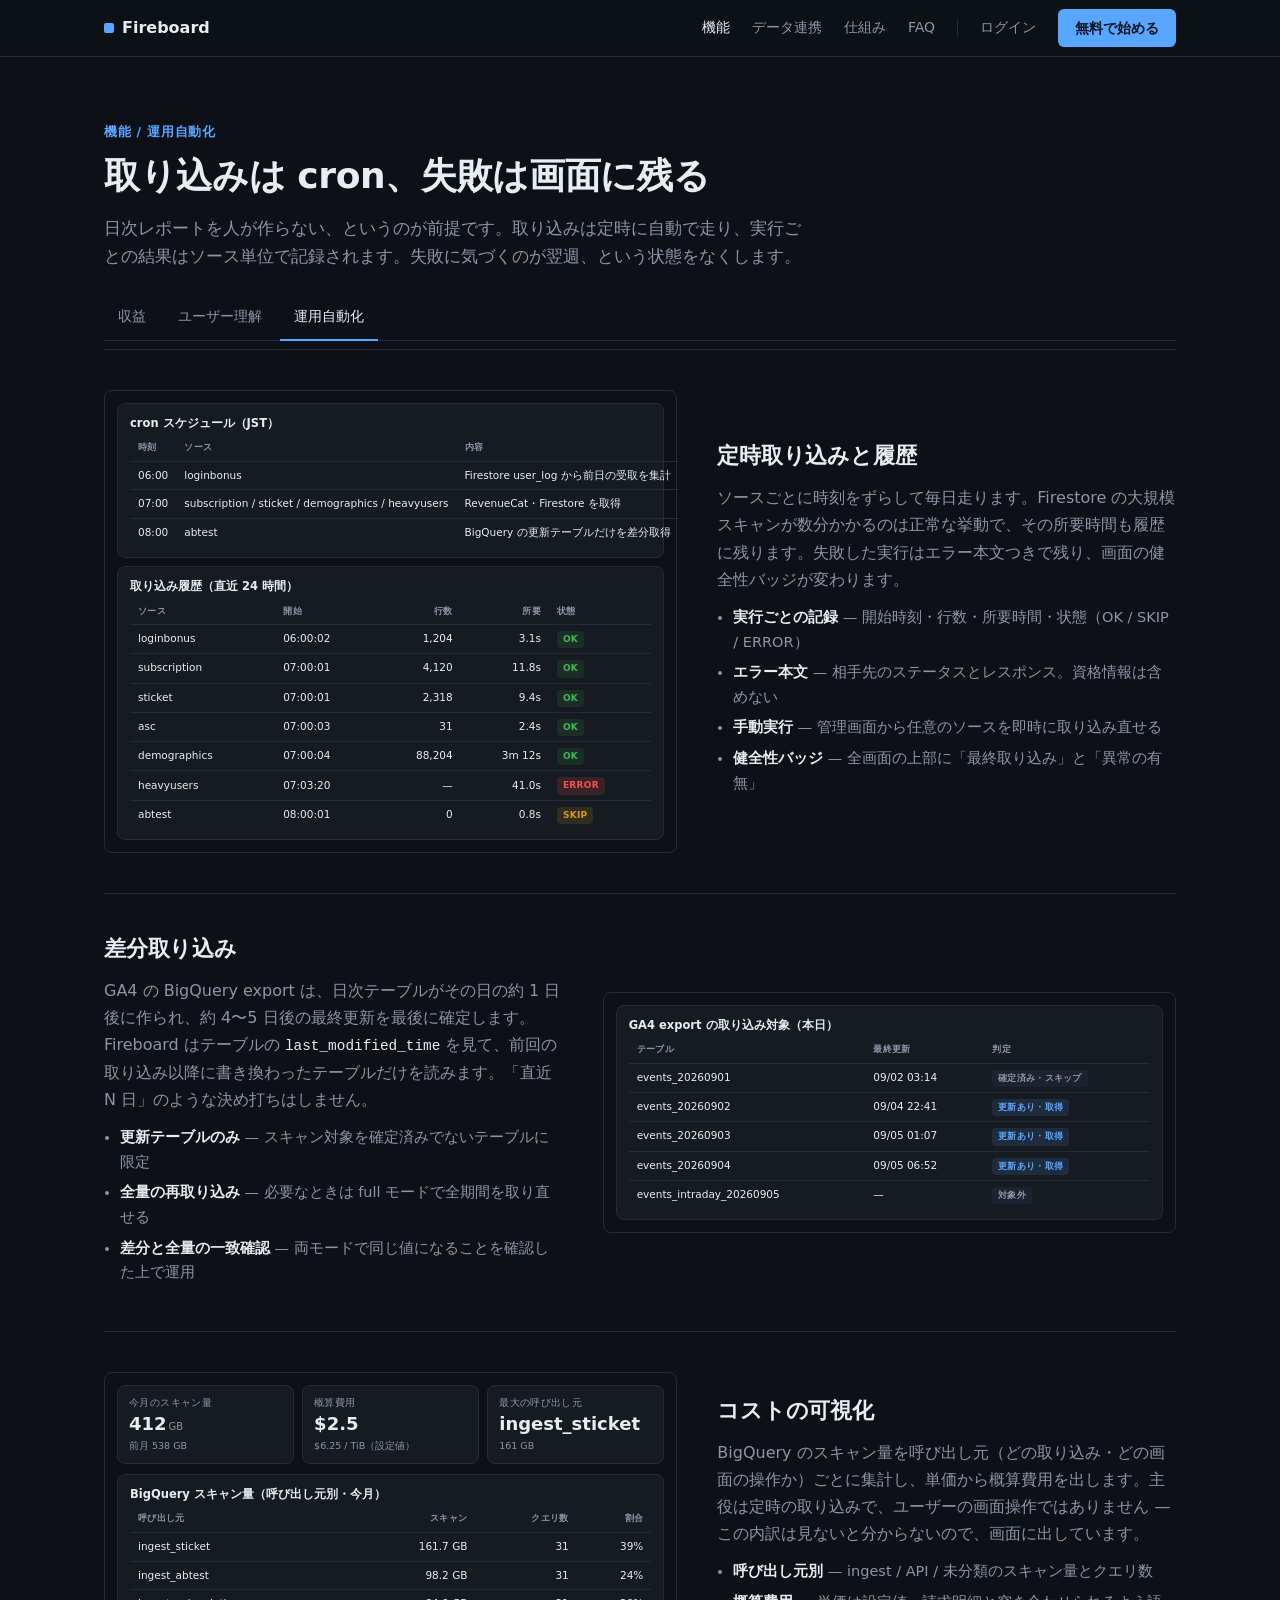
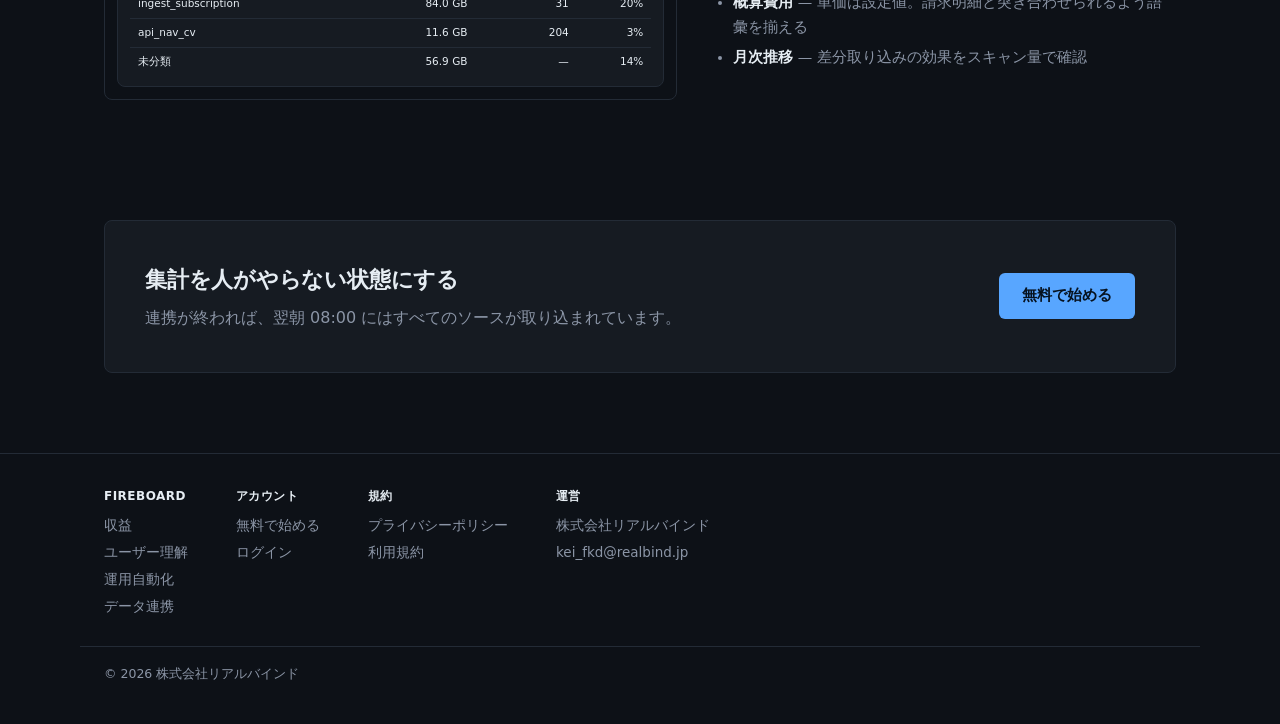
<file: public/features/automation.html>
<!doctype html>
<html lang="ja">
<head>
<meta charset="UTF-8" />
<meta name="viewport" content="width=device-width, initial-scale=1" />
<title>運用自動化 — Fireboard</title>
<meta name="description" content="定時の自動取り込み、GA4 export の差分取り込み、実行ごとの取り込み履歴、BigQuery のコスト可視化。Fireboard の運用自動化の画面。" />
<!-- 機能詳細: 運用自動化（本体の /runs /usage + cron の設計に相当）。
     cron 時刻（JST 06/07/08）と「GA4 export は更新されたテーブルだけ読む」は本体の実装事実
     （wrangler.jsonc の crons / src/sources/ga4-tables.ts）。数値は架空アプリ Moca のダミー。 -->
<link rel="stylesheet" href="../style.css" />
</head>
<body>

<header class="site-header">
  <div class="wrap">
    <a class="wordmark" href="../index.html"><span class="sq"></span>Fireboard</a>
    <nav>
      <a href="../index.html#features" class="active">機能</a>
      <a href="../index.html#sources">データ連携</a>
      <a href="../index.html#how">仕組み</a>
      <a href="../index.html#faq">FAQ</a>
      <span class="sep"></span>
      <a href="../index.html#login">ログイン</a>
      <a href="../index.html#signup" class="btn btn-primary">無料で始める</a>
    </nav>
  </div>
</header>

<main class="wrap">
  <div class="page-hero">
    <span class="kicker">機能 / 運用自動化</span>
    <h1>取り込みは cron、失敗は画面に残る</h1>
    <p>日次レポートを人が作らない、というのが前提です。取り込みは定時に自動で走り、実行ごとの結果はソース単位で記録されます。失敗に気づくのが翌週、という状態をなくします。</p>
  </div>
  <div class="tabs">
    <a href="revenue.html">収益</a>
    <a href="users.html">ユーザー理解</a>
    <a href="automation.html" class="active">運用自動化</a>
  </div>

  <div class="feature">
    <div class="mock-panel">
      <div class="mcard">
        <div class="t">cron スケジュール（JST）</div>
        <table class="mtable">
          <thead><tr><th>時刻</th><th>ソース</th><th>内容</th></tr></thead>
          <tbody>
            <tr><td class="num">06:00</td><td>loginbonus</td><td>Firestore user_log から前日の受取を集計</td></tr>
            <tr><td class="num">07:00</td><td>subscription / sticket / demographics / heavyusers</td><td>RevenueCat・Firestore を取得</td></tr>
            <tr><td class="num">08:00</td><td>abtest</td><td>BigQuery の更新テーブルだけを差分取得</td></tr>
          </tbody>
        </table>
      </div>
      <div class="mcard">
        <div class="t">取り込み履歴（直近 24 時間）</div>
        <table class="mtable">
          <thead><tr><th>ソース</th><th>開始</th><th class="num">行数</th><th class="num">所要</th><th>状態</th></tr></thead>
          <tbody>
            <tr><td>loginbonus</td><td>06:00:02</td><td class="num">1,204</td><td class="num">3.1s</td><td><span class="badge ok">OK</span></td></tr>
            <tr><td>subscription</td><td>07:00:01</td><td class="num">4,120</td><td class="num">11.8s</td><td><span class="badge ok">OK</span></td></tr>
            <tr><td>sticket</td><td>07:00:01</td><td class="num">2,318</td><td class="num">9.4s</td><td><span class="badge ok">OK</span></td></tr>
            <tr><td>asc</td><td>07:00:03</td><td class="num">31</td><td class="num">2.4s</td><td><span class="badge ok">OK</span></td></tr>
            <tr><td>demographics</td><td>07:00:04</td><td class="num">88,204</td><td class="num">3m 12s</td><td><span class="badge ok">OK</span></td></tr>
            <tr><td>heavyusers</td><td>07:03:20</td><td class="num">—</td><td class="num">41.0s</td><td><span class="badge bad">ERROR</span></td></tr>
            <tr><td>abtest</td><td>08:00:01</td><td class="num">0</td><td class="num">0.8s</td><td><span class="badge warn">SKIP</span></td></tr>
          </tbody>
        </table>
      </div>
    </div>
    <div>
      <h3>定時取り込みと履歴</h3>
      <p class="body">ソースごとに時刻をずらして毎日走ります。Firestore の大規模スキャンが数分かかるのは正常な挙動で、その所要時間も履歴に残ります。失敗した実行はエラー本文つきで残り、画面の健全性バッジが変わります。</p>
      <ul>
        <li><b>実行ごとの記録</b> — 開始時刻・行数・所要時間・状態（OK / SKIP / ERROR）</li>
        <li><b>エラー本文</b> — 相手先のステータスとレスポンス。資格情報は含めない</li>
        <li><b>手動実行</b> — 管理画面から任意のソースを即時に取り込み直せる</li>
        <li><b>健全性バッジ</b> — 全画面の上部に「最終取り込み」と「異常の有無」</li>
      </ul>
    </div>
  </div>

  <div class="feature flip">
    <div>
      <h3>差分取り込み</h3>
      <p class="body">GA4 の BigQuery export は、日次テーブルがその日の約 1 日後に作られ、約 4〜5 日後の最終更新を最後に確定します。Fireboard はテーブルの <code>last_modified_time</code> を見て、前回の取り込み以降に書き換わったテーブルだけを読みます。「直近 N 日」のような決め打ちはしません。</p>
      <ul>
        <li><b>更新テーブルのみ</b> — スキャン対象を確定済みでないテーブルに限定</li>
        <li><b>全量の再取り込み</b> — 必要なときは full モードで全期間を取り直せる</li>
        <li><b>差分と全量の一致確認</b> — 両モードで同じ値になることを確認した上で運用</li>
      </ul>
    </div>
    <div class="mock-panel">
      <div class="mcard">
        <div class="t">GA4 export の取り込み対象（本日）</div>
        <table class="mtable">
          <thead><tr><th>テーブル</th><th>最終更新</th><th>判定</th></tr></thead>
          <tbody>
            <tr><td>events_20260901</td><td>09/02 03:14</td><td><span class="badge">確定済み・スキップ</span></td></tr>
            <tr><td>events_20260902</td><td>09/04 22:41</td><td><span class="badge live">更新あり・取得</span></td></tr>
            <tr><td>events_20260903</td><td>09/05 01:07</td><td><span class="badge live">更新あり・取得</span></td></tr>
            <tr><td>events_20260904</td><td>09/05 06:52</td><td><span class="badge live">更新あり・取得</span></td></tr>
            <tr><td>events_intraday_20260905</td><td>—</td><td><span class="badge">対象外</span></td></tr>
          </tbody>
        </table>
      </div>
    </div>
  </div>

  <div class="feature">
    <div class="mock-panel">
      <div class="mkpis">
        <div class="mkpi"><div class="l">今月のスキャン量</div><div class="v">412<small>GB</small></div><div class="d">前月 538 GB</div></div>
        <div class="mkpi"><div class="l">概算費用</div><div class="v">$2.5</div><div class="d">$6.25 / TiB（設定値）</div></div>
        <div class="mkpi"><div class="l">最大の呼び出し元</div><div class="v">ingest_sticket</div><div class="d">161 GB</div></div>
      </div>
      <div class="mcard">
        <div class="t">BigQuery スキャン量（呼び出し元別・今月）</div>
        <table class="mtable">
          <thead><tr><th>呼び出し元</th><th class="num">スキャン</th><th class="num">クエリ数</th><th class="num">割合</th></tr></thead>
          <tbody>
            <tr><td>ingest_sticket</td><td class="num">161.7 GB</td><td class="num">31</td><td class="num">39%</td></tr>
            <tr><td>ingest_abtest</td><td class="num">98.2 GB</td><td class="num">31</td><td class="num">24%</td></tr>
            <tr><td>ingest_subscription</td><td class="num">84.0 GB</td><td class="num">31</td><td class="num">20%</td></tr>
            <tr><td>api_nav_cv</td><td class="num">11.6 GB</td><td class="num">204</td><td class="num">3%</td></tr>
            <tr><td>未分類</td><td class="num">56.9 GB</td><td class="num">—</td><td class="num">14%</td></tr>
          </tbody>
        </table>
      </div>
    </div>
    <div>
      <h3>コストの可視化</h3>
      <p class="body">BigQuery のスキャン量を呼び出し元（どの取り込み・どの画面の操作か）ごとに集計し、単価から概算費用を出します。主役は定時の取り込みで、ユーザーの画面操作ではありません — この内訳は見ないと分からないので、画面に出しています。</p>
      <ul>
        <li><b>呼び出し元別</b> — ingest / API / 未分類のスキャン量とクエリ数</li>
        <li><b>概算費用</b> — 単価は設定値。請求明細と突き合わせられるよう語彙を揃える</li>
        <li><b>月次推移</b> — 差分取り込みの効果をスキャン量で確認</li>
      </ul>
    </div>
  </div>

  <div class="cta">
    <div><h2>集計を人がやらない状態にする</h2><p>連携が終われば、翌朝 08:00 にはすべてのソースが取り込まれています。</p></div>
    <a href="../index.html#signup" class="btn btn-primary btn-lg">無料で始める</a>
  </div>
</main>

<footer>
  <div class="wrap">
    <div class="cols">
      <div><h5>FIREBOARD</h5><a href="revenue.html">収益</a><a href="users.html">ユーザー理解</a><a href="automation.html">運用自動化</a><a href="../index.html#sources">データ連携</a></div>
      <div><h5>アカウント</h5><a href="../index.html#signup">無料で始める</a><a href="../index.html#login">ログイン</a></div>
      <div><h5>規約</h5><a href="../privacy.html">プライバシーポリシー</a><a href="../terms.html">利用規約</a></div>
      <div><h5>運営</h5><span>株式会社リアルバインド</span><a href="mailto:kei_fkd@realbind.jp">kei_fkd@realbind.jp</a></div>
    </div>
  </div>
  <div class="wrap legal">© 2026 株式会社リアルバインド</div>
</footer>

</body>
</html>
</file>
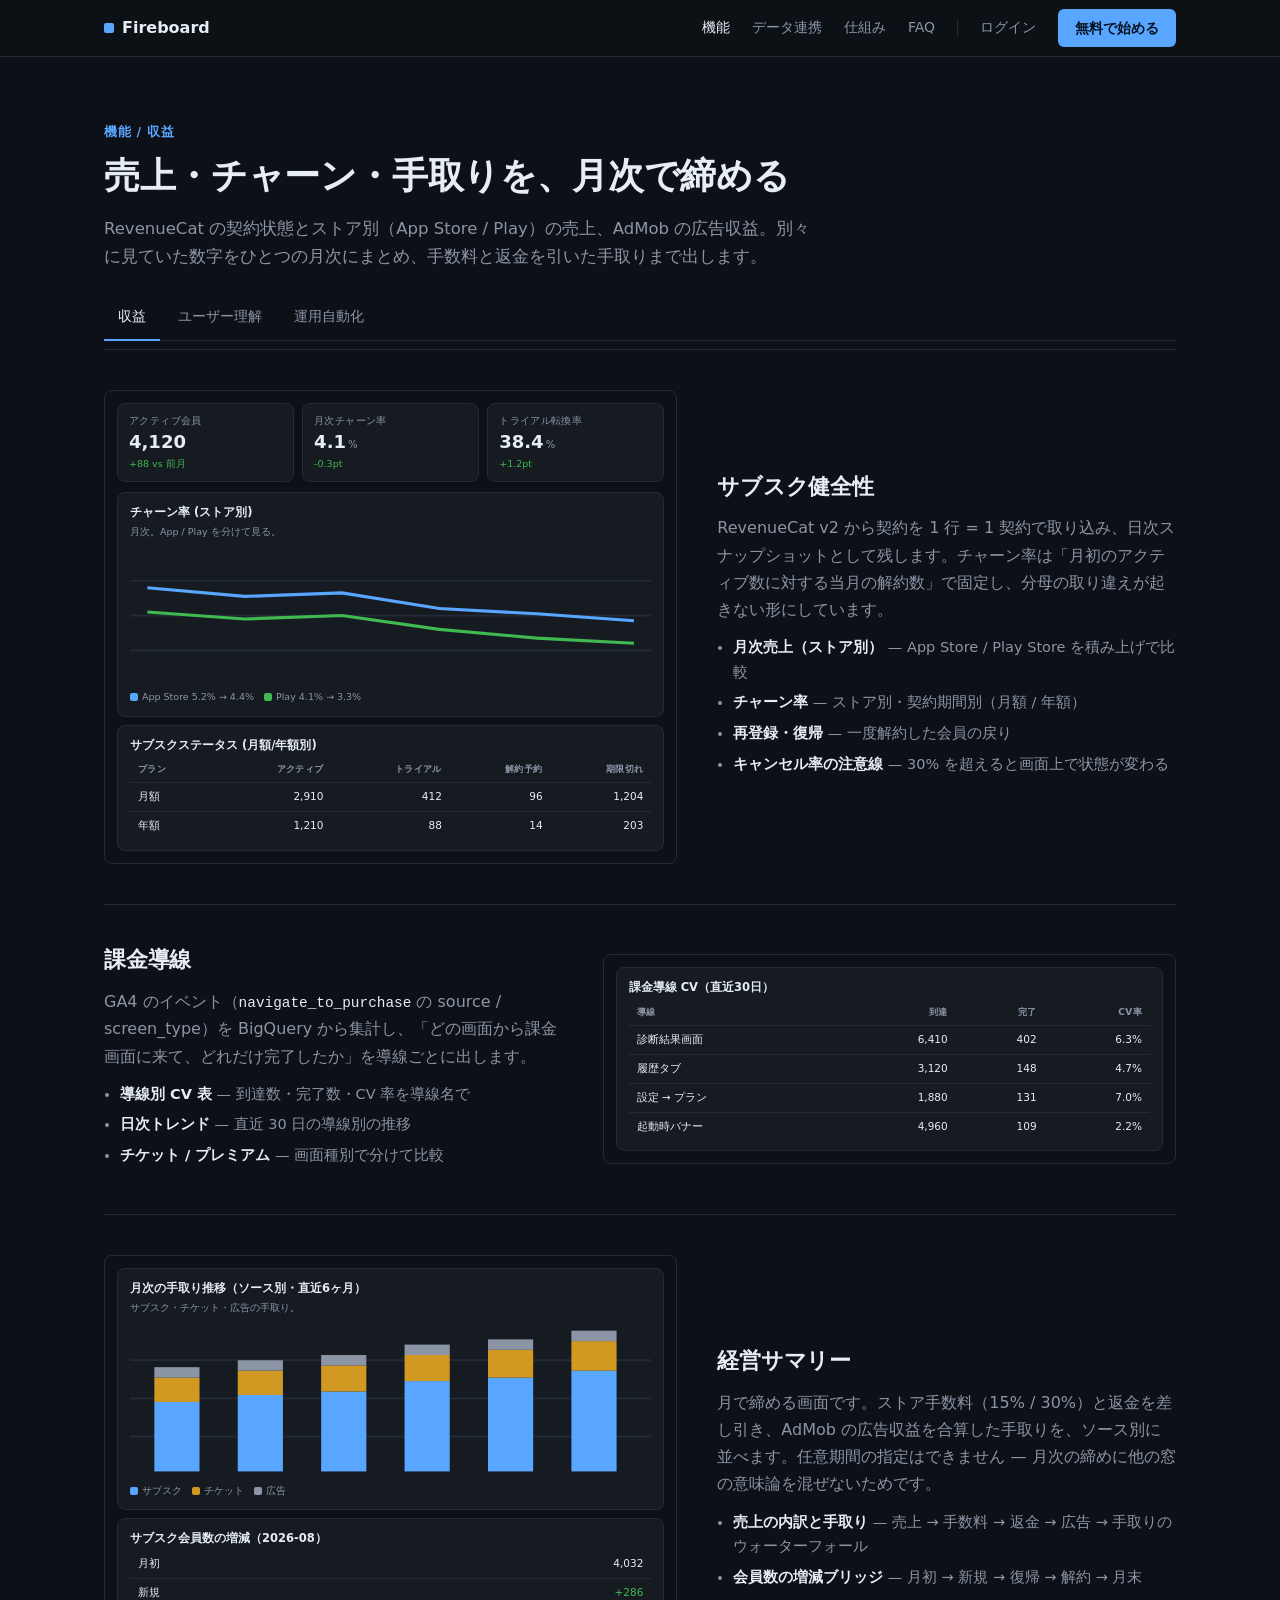
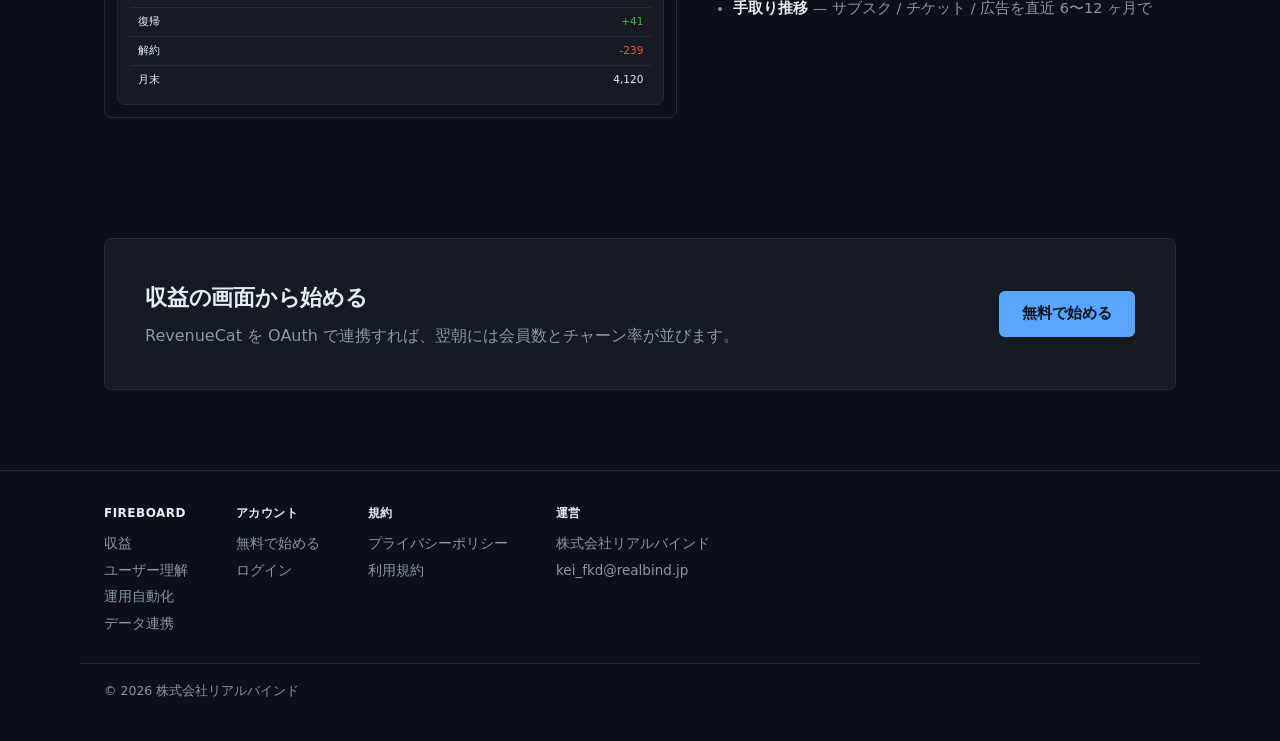
<file: public/features/revenue.html>
<!doctype html>
<html lang="ja">
<head>
<meta charset="UTF-8" />
<meta name="viewport" content="width=device-width, initial-scale=1" />
<title>収益 — Fireboard</title>
<meta name="description" content="サブスクの売上・チャーン率・トライアル転換率、課金導線、広告収益、手数料を引いた手取りまで。Fireboard の収益まわりの画面。" />
<!-- 機能詳細: 収益（本体の /subscription /sticket /finance + ファネルの課金導線に相当）。
     画面タイトルは本体の routes/Subscription.tsx / Finance.tsx のカード名をそのまま使っている
     （「サブスク健全性」「売上の内訳と手取り」等）。数値は架空アプリ Moca のダミー。 -->
<link rel="stylesheet" href="../style.css" />
</head>
<body>

<header class="site-header">
  <div class="wrap">
    <a class="wordmark" href="../index.html"><span class="sq"></span>Fireboard</a>
    <nav>
      <a href="../index.html#features" class="active">機能</a>
      <a href="../index.html#sources">データ連携</a>
      <a href="../index.html#how">仕組み</a>
      <a href="../index.html#faq">FAQ</a>
      <span class="sep"></span>
      <a href="../index.html#login">ログイン</a>
      <a href="../index.html#signup" class="btn btn-primary">無料で始める</a>
    </nav>
  </div>
</header>

<main class="wrap">
  <div class="page-hero">
    <span class="kicker">機能 / 収益</span>
    <h1>売上・チャーン・手取りを、月次で締める</h1>
    <p>RevenueCat の契約状態とストア別（App Store / Play）の売上、AdMob の広告収益。別々に見ていた数字をひとつの月次にまとめ、手数料と返金を引いた手取りまで出します。</p>
  </div>
  <div class="tabs">
    <a href="revenue.html" class="active">収益</a>
    <a href="users.html">ユーザー理解</a>
    <a href="automation.html">運用自動化</a>
  </div>

  <div class="feature">
    <div class="mock-panel">
      <div class="mkpis">
        <div class="mkpi"><div class="l">アクティブ会員</div><div class="v">4,120</div><div class="d up">+88 vs 前月</div></div>
        <div class="mkpi"><div class="l">月次チャーン率</div><div class="v">4.1<small>%</small></div><div class="d up">-0.3pt</div></div>
        <div class="mkpi"><div class="l">トライアル転換率</div><div class="v">38.4<small>%</small></div><div class="d up">+1.2pt</div></div>
      </div>
      <div class="mcard">
        <div class="t">チャーン率 (ストア別)</div>
        <div class="desc">月次。App / Play を分けて見る。</div>
        <svg viewBox="0 0 300 80" preserveAspectRatio="none">
          <g stroke="#232b36"><line x1="0" y1="20" x2="300" y2="20"/><line x1="0" y1="40" x2="300" y2="40"/><line x1="0" y1="60" x2="300" y2="60"/></g>
          <polyline fill="none" stroke="#58a6ff" stroke-width="1.8" points="10,24 66,29 122,27 178,36 234,39 290,43"/>
          <polyline fill="none" stroke="#3fb950" stroke-width="1.8" points="10,38 66,42 122,40 178,48 234,53 290,56"/>
        </svg>
        <div class="lg"><span><i style="background:#58a6ff"></i>App Store 5.2% → 4.4%</span><span><i style="background:#3fb950"></i>Play 4.1% → 3.3%</span></div>
      </div>
      <div class="mcard">
        <div class="t">サブスクステータス (月額/年額別)</div>
        <table class="mtable">
          <thead><tr><th>プラン</th><th class="num">アクティブ</th><th class="num">トライアル</th><th class="num">解約予約</th><th class="num">期限切れ</th></tr></thead>
          <tbody>
            <tr><td>月額</td><td class="num">2,910</td><td class="num">412</td><td class="num">96</td><td class="num">1,204</td></tr>
            <tr><td>年額</td><td class="num">1,210</td><td class="num">88</td><td class="num">14</td><td class="num">203</td></tr>
          </tbody>
        </table>
      </div>
    </div>
    <div>
      <h3>サブスク健全性</h3>
      <p class="body">RevenueCat v2 から契約を 1 行 = 1 契約で取り込み、日次スナップショットとして残します。チャーン率は「月初のアクティブ数に対する当月の解約数」で固定し、分母の取り違えが起きない形にしています。</p>
      <ul>
        <li><b>月次売上（ストア別）</b> — App Store / Play Store を積み上げで比較</li>
        <li><b>チャーン率</b> — ストア別・契約期間別（月額 / 年額）</li>
        <li><b>再登録・復帰</b> — 一度解約した会員の戻り</li>
        <li><b>キャンセル率の注意線</b> — 30% を超えると画面上で状態が変わる</li>
      </ul>
    </div>
  </div>

  <div class="feature flip">
    <div>
      <h3>課金導線</h3>
      <p class="body">GA4 のイベント（<code>navigate_to_purchase</code> の source / screen_type）を BigQuery から集計し、「どの画面から課金画面に来て、どれだけ完了したか」を導線ごとに出します。</p>
      <ul>
        <li><b>導線別 CV 表</b> — 到達数・完了数・CV 率を導線名で</li>
        <li><b>日次トレンド</b> — 直近 30 日の導線別の推移</li>
        <li><b>チケット / プレミアム</b> — 画面種別で分けて比較</li>
      </ul>
    </div>
    <div class="mock-panel">
      <div class="mcard">
        <div class="t">課金導線 CV（直近30日）</div>
        <table class="mtable">
          <thead><tr><th>導線</th><th class="num">到達</th><th class="num">完了</th><th class="num">CV率</th></tr></thead>
          <tbody>
            <tr><td>診断結果画面</td><td class="num">6,410</td><td class="num">402</td><td class="num">6.3%</td></tr>
            <tr><td>履歴タブ</td><td class="num">3,120</td><td class="num">148</td><td class="num">4.7%</td></tr>
            <tr><td>設定 → プラン</td><td class="num">1,880</td><td class="num">131</td><td class="num">7.0%</td></tr>
            <tr><td>起動時バナー</td><td class="num">4,960</td><td class="num">109</td><td class="num">2.2%</td></tr>
          </tbody>
        </table>
      </div>
    </div>
  </div>

  <div class="feature">
    <div class="mock-panel">
      <div class="mcard">
        <div class="t">月次の手取り推移（ソース別・直近6ヶ月）</div>
        <div class="desc">サブスク・チケット・広告の手取り。</div>
        <svg viewBox="0 0 300 90" preserveAspectRatio="none">
          <g stroke="#232b36"><line x1="0" y1="22" x2="300" y2="22"/><line x1="0" y1="44" x2="300" y2="44"/><line x1="0" y1="66" x2="300" y2="66"/></g>
          <g fill="#58a6ff"><rect x="14" y="46" width="26" height="40"/><rect x="62" y="42" width="26" height="44"/><rect x="110" y="40" width="26" height="46"/><rect x="158" y="34" width="26" height="52"/><rect x="206" y="32" width="26" height="54"/><rect x="254" y="28" width="26" height="58"/></g>
          <g fill="#d29922"><rect x="14" y="32" width="26" height="14"/><rect x="62" y="28" width="26" height="14"/><rect x="110" y="25" width="26" height="15"/><rect x="158" y="19" width="26" height="15"/><rect x="206" y="16" width="26" height="16"/><rect x="254" y="11" width="26" height="17"/></g>
          <g fill="#8b95a6"><rect x="14" y="26" width="26" height="6"/><rect x="62" y="22" width="26" height="6"/><rect x="110" y="19" width="26" height="6"/><rect x="158" y="13" width="26" height="6"/><rect x="206" y="10" width="26" height="6"/><rect x="254" y="5" width="26" height="6"/></g>
        </svg>
        <div class="lg"><span><i style="background:#58a6ff"></i>サブスク</span><span><i style="background:#d29922"></i>チケット</span><span><i style="background:#8b95a6"></i>広告</span></div>
      </div>
      <div class="mcard">
        <div class="t">サブスク会員数の増減（2026-08）</div>
        <table class="mtable">
          <tbody>
            <tr><td>月初</td><td class="num">4,032</td></tr>
            <tr><td>新規</td><td class="num" style="color:#3fb950">+286</td></tr>
            <tr><td>復帰</td><td class="num" style="color:#3fb950">+41</td></tr>
            <tr><td>解約</td><td class="num" style="color:#f85149">-239</td></tr>
            <tr><td>月末</td><td class="num">4,120</td></tr>
          </tbody>
        </table>
      </div>
    </div>
    <div>
      <h3>経営サマリー</h3>
      <p class="body">月で締める画面です。ストア手数料（15% / 30%）と返金を差し引き、AdMob の広告収益を合算した手取りを、ソース別に並べます。任意期間の指定はできません — 月次の締めに他の窓の意味論を混ぜないためです。</p>
      <ul>
        <li><b>売上の内訳と手取り</b> — 売上 → 手数料 → 返金 → 広告 → 手取りのウォーターフォール</li>
        <li><b>会員数の増減ブリッジ</b> — 月初 → 新規 → 復帰 → 解約 → 月末</li>
        <li><b>手取り推移</b> — サブスク / チケット / 広告を直近 6〜12 ヶ月で</li>
      </ul>
    </div>
  </div>

  <div class="cta">
    <div><h2>収益の画面から始める</h2><p>RevenueCat を OAuth で連携すれば、翌朝には会員数とチャーン率が並びます。</p></div>
    <a href="../index.html#signup" class="btn btn-primary btn-lg">無料で始める</a>
  </div>
</main>

<footer>
  <div class="wrap">
    <div class="cols">
      <div><h5>FIREBOARD</h5><a href="revenue.html">収益</a><a href="users.html">ユーザー理解</a><a href="automation.html">運用自動化</a><a href="../index.html#sources">データ連携</a></div>
      <div><h5>アカウント</h5><a href="../index.html#signup">無料で始める</a><a href="../index.html#login">ログイン</a></div>
      <div><h5>規約</h5><a href="../privacy.html">プライバシーポリシー</a><a href="../terms.html">利用規約</a></div>
      <div><h5>運営</h5><span>株式会社リアルバインド</span><a href="mailto:kei_fkd@realbind.jp">kei_fkd@realbind.jp</a></div>
    </div>
  </div>
  <div class="wrap legal">© 2026 株式会社リアルバインド</div>
</footer>

</body>
</html>
</file>
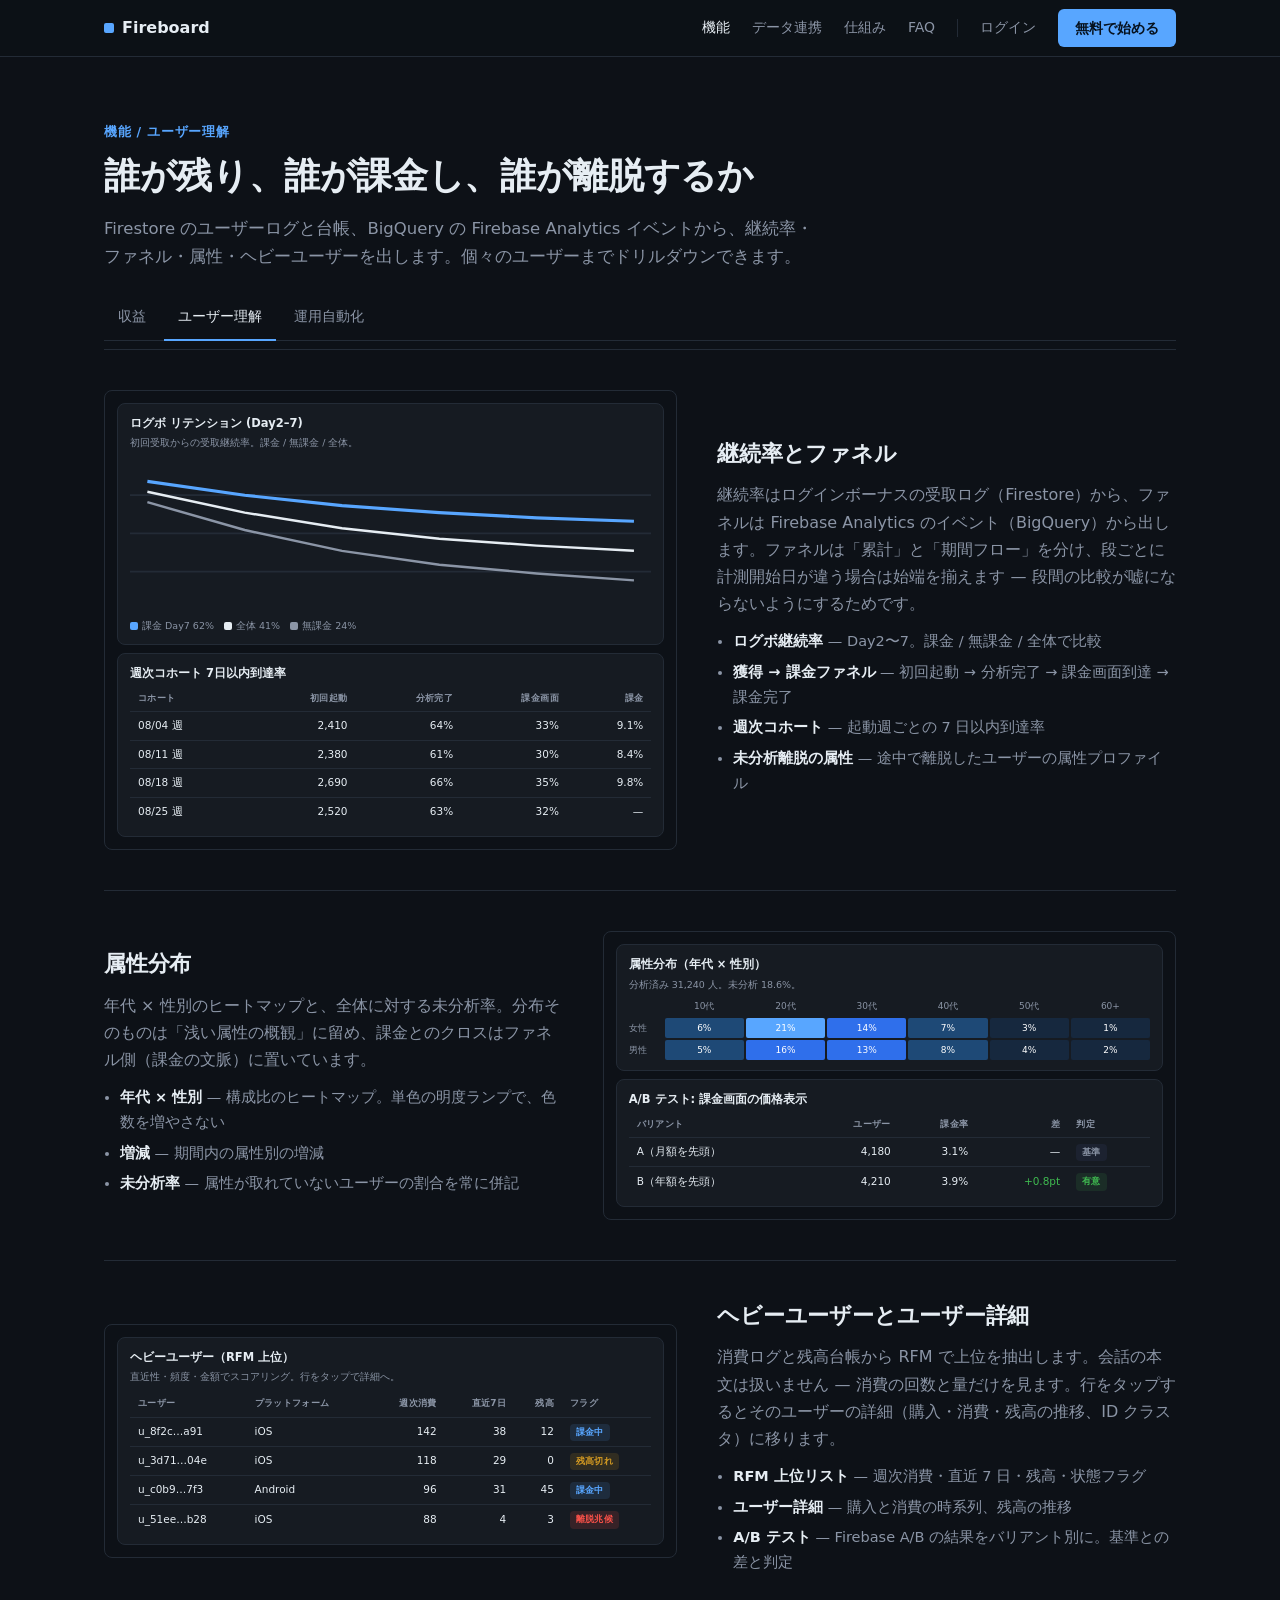
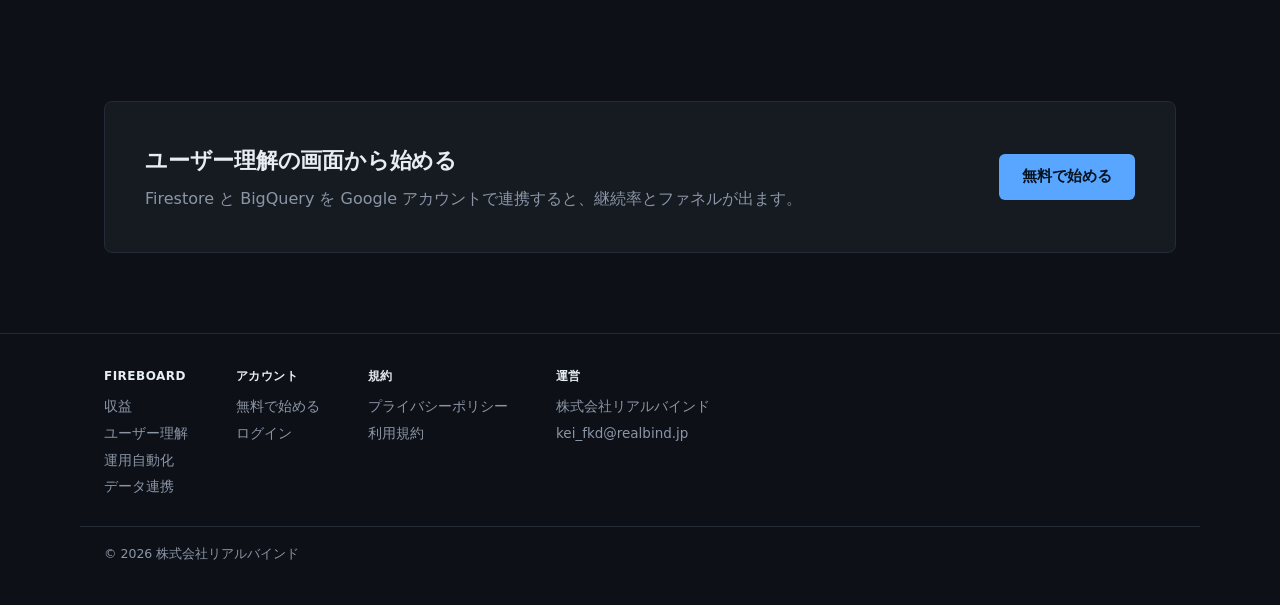
<file: public/features/users.html>
<!doctype html>
<html lang="ja">
<head>
<meta charset="UTF-8" />
<meta name="viewport" content="width=device-width, initial-scale=1" />
<title>ユーザー理解 — Fireboard</title>
<meta name="description" content="ログインボーナスの継続率、獲得→課金ファネル、年代×性別の属性分布、RFM によるヘビーユーザー抽出、A/B テスト。Fireboard のユーザー理解の画面。" />
<!-- 機能詳細: ユーザー理解（本体の /loginbonus /funnel /demographics /heavyusers /abtest /users/:id に相当）。
     数値は架空アプリ Moca のダミー。 -->
<link rel="stylesheet" href="../style.css" />
</head>
<body>

<header class="site-header">
  <div class="wrap">
    <a class="wordmark" href="../index.html"><span class="sq"></span>Fireboard</a>
    <nav>
      <a href="../index.html#features" class="active">機能</a>
      <a href="../index.html#sources">データ連携</a>
      <a href="../index.html#how">仕組み</a>
      <a href="../index.html#faq">FAQ</a>
      <span class="sep"></span>
      <a href="../index.html#login">ログイン</a>
      <a href="../index.html#signup" class="btn btn-primary">無料で始める</a>
    </nav>
  </div>
</header>

<main class="wrap">
  <div class="page-hero">
    <span class="kicker">機能 / ユーザー理解</span>
    <h1>誰が残り、誰が課金し、誰が離脱するか</h1>
    <p>Firestore のユーザーログと台帳、BigQuery の Firebase Analytics イベントから、継続率・ファネル・属性・ヘビーユーザーを出します。個々のユーザーまでドリルダウンできます。</p>
  </div>
  <div class="tabs">
    <a href="revenue.html">収益</a>
    <a href="users.html" class="active">ユーザー理解</a>
    <a href="automation.html">運用自動化</a>
  </div>

  <div class="feature">
    <div class="mock-panel">
      <div class="mcard">
        <div class="t">ログボ リテンション (Day2–7)</div>
        <div class="desc">初回受取からの受取継続率。課金 / 無課金 / 全体。</div>
        <svg viewBox="0 0 300 90" preserveAspectRatio="none">
          <g stroke="#232b36"><line x1="0" y1="22" x2="300" y2="22"/><line x1="0" y1="44" x2="300" y2="44"/><line x1="0" y1="66" x2="300" y2="66"/></g>
          <polyline fill="none" stroke="#58a6ff" stroke-width="1.8" points="10,14 66,22 122,28 178,32 234,35 290,37"/>
          <polyline fill="none" stroke="#e6edf3" stroke-width="1.4" points="10,20 66,32 122,41 178,47 234,51 290,54"/>
          <polyline fill="none" stroke="#8b95a6" stroke-width="1.4" points="10,26 66,42 122,54 178,62 234,67 290,71"/>
        </svg>
        <div class="lg"><span><i style="background:#58a6ff"></i>課金 Day7 62%</span><span><i style="background:#e6edf3"></i>全体 41%</span><span><i style="background:#8b95a6"></i>無課金 24%</span></div>
      </div>
      <div class="mcard">
        <div class="t">週次コホート 7日以内到達率</div>
        <table class="mtable">
          <thead><tr><th>コホート</th><th class="num">初回起動</th><th class="num">分析完了</th><th class="num">課金画面</th><th class="num">課金</th></tr></thead>
          <tbody>
            <tr><td>08/04 週</td><td class="num">2,410</td><td class="num">64%</td><td class="num">33%</td><td class="num">9.1%</td></tr>
            <tr><td>08/11 週</td><td class="num">2,380</td><td class="num">61%</td><td class="num">30%</td><td class="num">8.4%</td></tr>
            <tr><td>08/18 週</td><td class="num">2,690</td><td class="num">66%</td><td class="num">35%</td><td class="num">9.8%</td></tr>
            <tr><td>08/25 週</td><td class="num">2,520</td><td class="num">63%</td><td class="num">32%</td><td class="num">—</td></tr>
          </tbody>
        </table>
      </div>
    </div>
    <div>
      <h3>継続率とファネル</h3>
      <p class="body">継続率はログインボーナスの受取ログ（Firestore）から、ファネルは Firebase Analytics のイベント（BigQuery）から出します。ファネルは「累計」と「期間フロー」を分け、段ごとに計測開始日が違う場合は始端を揃えます — 段間の比較が嘘にならないようにするためです。</p>
      <ul>
        <li><b>ログボ継続率</b> — Day2〜7。課金 / 無課金 / 全体で比較</li>
        <li><b>獲得 → 課金ファネル</b> — 初回起動 → 分析完了 → 課金画面到達 → 課金完了</li>
        <li><b>週次コホート</b> — 起動週ごとの 7 日以内到達率</li>
        <li><b>未分析離脱の属性</b> — 途中で離脱したユーザーの属性プロファイル</li>
      </ul>
    </div>
  </div>

  <div class="feature flip">
    <div>
      <h3>属性分布</h3>
      <p class="body">年代 × 性別のヒートマップと、全体に対する未分析率。分布そのものは「浅い属性の概観」に留め、課金とのクロスはファネル側（課金の文脈）に置いています。</p>
      <ul>
        <li><b>年代 × 性別</b> — 構成比のヒートマップ。単色の明度ランプで、色数を増やさない</li>
        <li><b>増減</b> — 期間内の属性別の増減</li>
        <li><b>未分析率</b> — 属性が取れていないユーザーの割合を常に併記</li>
      </ul>
    </div>
    <div class="mock-panel">
      <div class="mcard">
        <div class="t">属性分布（年代 × 性別）</div>
        <div class="desc">分析済み 31,240 人。未分析 18.6%。</div>
        <div class="heat">
          <div></div><div class="h">10代</div><div class="h">20代</div><div class="h">30代</div><div class="h">40代</div><div class="h">50代</div><div class="h">60+</div>
          <div class="r">女性</div>
          <div class="c" style="background:#1e4976">6%</div><div class="c" style="background:#58a6ff">21%</div><div class="c" style="background:#2f6feb">14%</div><div class="c" style="background:#1e4976">7%</div><div class="c" style="background:#16283e">3%</div><div class="c" style="background:#16283e">1%</div>
          <div class="r">男性</div>
          <div class="c" style="background:#1e4976">5%</div><div class="c" style="background:#2f6feb">16%</div><div class="c" style="background:#2f6feb">13%</div><div class="c" style="background:#1e4976">8%</div><div class="c" style="background:#16283e">4%</div><div class="c" style="background:#16283e">2%</div>
        </div>
      </div>
      <div class="mcard">
        <div class="t">A/B テスト: 課金画面の価格表示</div>
        <table class="mtable">
          <thead><tr><th>バリアント</th><th class="num">ユーザー</th><th class="num">課金率</th><th class="num">差</th><th>判定</th></tr></thead>
          <tbody>
            <tr><td>A（月額を先頭）</td><td class="num">4,180</td><td class="num">3.1%</td><td class="num">—</td><td><span class="badge">基準</span></td></tr>
            <tr><td>B（年額を先頭）</td><td class="num">4,210</td><td class="num">3.9%</td><td class="num" style="color:#3fb950">+0.8pt</td><td><span class="badge ok">有意</span></td></tr>
          </tbody>
        </table>
      </div>
    </div>
  </div>

  <div class="feature">
    <div class="mock-panel">
      <div class="mcard">
        <div class="t">ヘビーユーザー（RFM 上位）</div>
        <div class="desc">直近性・頻度・金額でスコアリング。行をタップで詳細へ。</div>
        <table class="mtable">
          <thead><tr><th>ユーザー</th><th>プラットフォーム</th><th class="num">週次消費</th><th class="num">直近7日</th><th class="num">残高</th><th>フラグ</th></tr></thead>
          <tbody>
            <tr><td>u_8f2c…a91</td><td>iOS</td><td class="num">142</td><td class="num">38</td><td class="num">12</td><td><span class="badge live">課金中</span></td></tr>
            <tr><td>u_3d71…04e</td><td>iOS</td><td class="num">118</td><td class="num">29</td><td class="num">0</td><td><span class="badge warn">残高切れ</span></td></tr>
            <tr><td>u_c0b9…7f3</td><td>Android</td><td class="num">96</td><td class="num">31</td><td class="num">45</td><td><span class="badge live">課金中</span></td></tr>
            <tr><td>u_51ee…b28</td><td>iOS</td><td class="num">88</td><td class="num">4</td><td class="num">3</td><td><span class="badge bad">離脱兆候</span></td></tr>
          </tbody>
        </table>
      </div>
    </div>
    <div>
      <h3>ヘビーユーザーとユーザー詳細</h3>
      <p class="body">消費ログと残高台帳から RFM で上位を抽出します。会話の本文は扱いません — 消費の回数と量だけを見ます。行をタップするとそのユーザーの詳細（購入・消費・残高の推移、ID クラスタ）に移ります。</p>
      <ul>
        <li><b>RFM 上位リスト</b> — 週次消費・直近 7 日・残高・状態フラグ</li>
        <li><b>ユーザー詳細</b> — 購入と消費の時系列、残高の推移</li>
        <li><b>A/B テスト</b> — Firebase A/B の結果をバリアント別に。基準との差と判定</li>
      </ul>
    </div>
  </div>

  <div class="cta">
    <div><h2>ユーザー理解の画面から始める</h2><p>Firestore と BigQuery を Google アカウントで連携すると、継続率とファネルが出ます。</p></div>
    <a href="../index.html#signup" class="btn btn-primary btn-lg">無料で始める</a>
  </div>
</main>

<footer>
  <div class="wrap">
    <div class="cols">
      <div><h5>FIREBOARD</h5><a href="revenue.html">収益</a><a href="users.html">ユーザー理解</a><a href="automation.html">運用自動化</a><a href="../index.html#sources">データ連携</a></div>
      <div><h5>アカウント</h5><a href="../index.html#signup">無料で始める</a><a href="../index.html#login">ログイン</a></div>
      <div><h5>規約</h5><a href="../privacy.html">プライバシーポリシー</a><a href="../terms.html">利用規約</a></div>
      <div><h5>運営</h5><span>株式会社リアルバインド</span><a href="mailto:kei_fkd@realbind.jp">kei_fkd@realbind.jp</a></div>
    </div>
  </div>
  <div class="wrap legal">© 2026 株式会社リアルバインド</div>
</footer>

</body>
</html>
</file>
<file: public/style.css>
/* Fireboard マーケティングサイト 共通スタイル（2026-09-05 白紙から再設計）
   =====================================================================
   配色はダッシュボード本体（cf-asc-dashbord: dashboard/src/styles.css + lib/palette.ts）の
   トークンをそのまま使う（ユーザー裁定「ダッシュボード本体の配色に寄せる」）。
   サイトとプロダクト画面のトーンが同じなので、モック（.mock-*）は本体と同じ .card / .kpi の
   寸法・角丸・線色で描く。それが「本物に見える」最短路。

   避けたもの（ユーザー指示: AI生成っぽさの排除）
   - グラデーション背景 / 紫青グラデ：一切使わない。面は --bg と --panel の2段だけ
   - 中央揃え見出し + 3カラムのアイコン付き特徴カード：使わない。機能は「モック + 説明」の
     左右交互ブロック、または罫線で区切った番号リスト
   - ストックアイコン / 絵文字 / 抽象イラスト：使わない（アイコン禁止は本体でも同じ判断）
   - 影：使わない（本体にも無い）。区切りはすべて 1px の --line
   - 角丸：card 8px / kpi 10px / ボタン 6px（本体と同値）。それ以上丸めない */

:root {
  --bg: #0d1117;
  --panel: #161b22;
  --panel-2: #1c2230;
  --line: #232b36;
  --fg: #e6edf3;
  --muted: #8b95a6;
  --accent: #58a6ff;
  --green: #3fb950;
  --amber: #d29922;
  --red: #f85149;
  --pink: #ff7eb6;
  --purple: #a371f7;
  --cyan: #56d4dd;
  --sidebar: #0a0d12;
}

* { box-sizing: border-box; }
html, body { background: var(--bg); color: var(--fg); margin: 0; min-height: 100vh; }
body {
  font: 16px/1.7 ui-sans-serif, system-ui, -apple-system, "Hiragino Kaku Gothic ProN",
    "Yu Gothic", sans-serif;
  -webkit-font-smoothing: antialiased;
}
a { color: var(--accent); text-decoration: none; }
a:hover { text-decoration: underline; }
h1, h2, h3, h4 { margin: 0; font-weight: 700; letter-spacing: -0.01em; }
p { margin: 0; }
code { font-family: ui-monospace, SFMono-Regular, Menlo, monospace; font-size: 0.9em; color: var(--fg); }
.num { font-variant-numeric: tabular-nums; }

/* ---------- レイアウト ---------- */
.wrap { max-width: 1120px; margin: 0 auto; padding: 0 24px; }
.site-header { border-bottom: 1px solid var(--line); position: sticky; top: 0; background: rgba(13,17,23,0.94); backdrop-filter: blur(6px); z-index: 20; }
.site-header .wrap { display: flex; align-items: center; justify-content: space-between; gap: 16px; height: 56px; }
.wordmark { font-size: 16px; font-weight: 700; color: var(--fg); display: flex; align-items: center; gap: 8px; }
.wordmark:hover { text-decoration: none; }
.wordmark .sq { width: 10px; height: 10px; background: var(--accent); border-radius: 2px; }
.site-header nav { display: flex; align-items: center; gap: 22px; font-size: 14px; }
.site-header nav a { color: var(--muted); }
.site-header nav a:hover, .site-header nav a.active { color: var(--fg); text-decoration: none; }
/* ナビ内のボタンは上の `.site-header nav a` に色を奪われる（詳細度 0,1,2 > .btn-primary の 0,1,0）ので
   明示的に戻す。2026-09-05 に「ヘッダーの『無料で始める』が読みにくい」で発覚 */
.site-header nav a.btn-primary, .site-header nav a.btn-primary:hover { color: #06121f; }
.site-header nav .sep { width: 1px; height: 18px; background: var(--line); }

.btn { display: inline-flex; align-items: center; gap: 8px; padding: 9px 16px; border-radius: 6px; font-size: 14px; font-weight: 600; border: 1px solid transparent; line-height: 1.3; }
.btn:hover { text-decoration: none; }
.btn-primary { background: var(--accent); color: #06121f; }
.btn-primary:hover { background: #7cb8ff; }
.btn-ghost { color: var(--fg); border-color: var(--line); }
.btn-ghost:hover { background: var(--panel-2); }
.btn-lg { padding: 12px 22px; font-size: 15px; }

/* ---------- ヒーロー ---------- */
.hero { padding: 72px 0 40px; display: grid; grid-template-columns: minmax(0, 1fr) minmax(0, 1fr); gap: 40px; align-items: end; }
.hero h1 { font-size: 44px; line-height: 1.3; }
.hero .lead { color: var(--muted); font-size: 17px; margin-top: 18px; max-width: 44ch; }
.hero .cta-row { display: flex; gap: 12px; margin-top: 28px; flex-wrap: wrap; }
.hero .note { color: var(--muted); font-size: 12.5px; margin-top: 12px; }
.hero-facts { font-size: 13.5px; color: var(--muted); display: grid; gap: 8px; border-left: 1px solid var(--line); padding-left: 20px; }
.hero-facts b { color: var(--fg); font-weight: 600; }

/* ---------- セクション ---------- */
.section { padding: 72px 0 0; }
.section-head { margin-bottom: 28px; max-width: 64ch; }
.section-head .kicker { color: var(--accent); font-size: 12.5px; font-weight: 700; letter-spacing: 0.06em; margin-bottom: 10px; display: block; }
.section-head h2 { font-size: 28px; line-height: 1.35; }
.section-head p { color: var(--muted); margin-top: 12px; }

/* データソース: ロゴは使わない（多色の公式ロゴは配色方針に反する・利用許諾の確認が要る）。
   1 ソース = 1 行（名前 / 取得内容 / 認証）。2026-09-05 に ASC を外して 5 件になり、
   3 カラムの格子だと最終行が欠けるので行レイアウトに変えた（件数が変わっても崩れない）。 */
.sources { border: 1px solid var(--line); border-radius: 8px; overflow: hidden; background: var(--panel); }
.source { display: grid; grid-template-columns: 200px 1fr 240px; gap: 20px; align-items: baseline; padding: 16px 20px; border-bottom: 1px solid var(--line); }
.source:last-child { border-bottom: none; }
.source .name { font-weight: 600; font-size: 15px; }
.source .via { display: block; color: var(--muted); font-size: 12px; font-weight: 400; }
.source .what { color: var(--muted); font-size: 13.5px; }
.source .auth { font-size: 12px; color: var(--muted); text-align: right; }
.source .auth code { color: var(--accent); }
.source .auth .scope { display: block; font-family: ui-monospace, SFMono-Regular, Menlo, monospace; font-size: 11px; opacity: .8; margin-top: 2px; }
.sources-note { color: var(--muted); font-size: 12.5px; margin-top: 10px; }

/* 機能ブロック: モック + 説明 の左右交互 */
.feature { display: grid; grid-template-columns: minmax(0, 5fr) minmax(0, 4fr); gap: 40px; align-items: center; padding: 40px 0; border-top: 1px solid var(--line); }
.feature.flip { grid-template-columns: minmax(0, 4fr) minmax(0, 5fr); }
.feature.flip .mock-panel { order: 2; }
.feature h3 { font-size: 22px; line-height: 1.4; }
.feature .body { color: var(--muted); margin-top: 12px; }
.feature ul { margin: 12px 0 0; padding-left: 1.1em; color: var(--muted); font-size: 14.5px; }
.feature li { margin: 6px 0; }
.feature li b { color: var(--fg); font-weight: 600; }
.feature .more { display: inline-block; margin-top: 16px; font-size: 14px; }

/* 仕組み: 番号リスト（横並び、罫線区切り） */
.steps { display: grid; grid-template-columns: repeat(4, 1fr); border: 1px solid var(--line); border-radius: 8px; overflow: hidden; }
.step { padding: 20px; border-right: 1px solid var(--line); background: var(--panel); }
.step:last-child { border-right: none; }
.step .n { font-size: 12px; color: var(--muted); letter-spacing: 0.06em; margin-bottom: 8px; }
.step h4 { font-size: 15px; margin-bottom: 6px; }
.step p { color: var(--muted); font-size: 13.5px; }

/* 事実の帯（実績数字やロゴの代わり。嘘にならない事実だけ） */
.facts { display: grid; grid-template-columns: repeat(3, 1fr); gap: 14px; }
.fact { background: var(--panel); border: 1px solid var(--line); border-radius: 8px; padding: 16px 18px; }
.fact .v { font-size: 26px; font-weight: 600; line-height: 1.2; }
.fact .v small { font-size: 14px; color: var(--muted); font-weight: 500; margin-left: 4px; }
.fact .k { color: var(--muted); font-size: 13px; margin-top: 6px; }

/* FAQ */
.faq { border-top: 1px solid var(--line); }
.faq .q { border-bottom: 1px solid var(--line); padding: 18px 0; display: grid; grid-template-columns: minmax(0, 2fr) minmax(0, 3fr); gap: 24px; }
.faq .q h4 { font-size: 15px; }
.faq .q p { color: var(--muted); font-size: 14.5px; }

/* CTA 帯 */
.cta { margin: 80px 0; border: 1px solid var(--line); border-radius: 8px; background: var(--panel); padding: 40px; display: flex; align-items: center; justify-content: space-between; gap: 24px; flex-wrap: wrap; }
.cta h2 { font-size: 22px; }
.cta p { color: var(--muted); margin-top: 6px; }

/* フッター */
footer { border-top: 1px solid var(--line); padding: 32px 0 40px; color: var(--muted); font-size: 13.5px; }
footer .wrap { display: flex; justify-content: space-between; gap: 24px; flex-wrap: wrap; }
footer .cols { display: flex; gap: 48px; flex-wrap: wrap; }
footer h5 { margin: 0 0 8px; font-size: 12px; color: var(--fg); letter-spacing: 0.04em; }
footer a { display: block; color: var(--muted); margin: 4px 0; }
footer a:hover { color: var(--fg); }
footer .legal { margin-top: 24px; padding-top: 16px; border-top: 1px solid var(--line); font-size: 12.5px; }

/* ---------- 機能詳細ページ ---------- */
.page-hero { padding: 64px 0 24px; max-width: 70ch; }
.page-hero .kicker { color: var(--accent); font-size: 12.5px; font-weight: 700; letter-spacing: 0.06em; display: block; margin-bottom: 10px; }
.page-hero h1 { font-size: 36px; line-height: 1.35; }
.page-hero p { color: var(--muted); font-size: 16.5px; margin-top: 14px; }
.tabs { display: flex; gap: 4px; border-bottom: 1px solid var(--line); margin-bottom: 8px; }
.tabs a { padding: 10px 14px; color: var(--muted); font-size: 14px; border-bottom: 2px solid transparent; margin-bottom: -1px; }
.tabs a:hover { color: var(--fg); text-decoration: none; }
.tabs a.active { color: var(--fg); border-bottom-color: var(--accent); }

/* ---------- 法務ページ ---------- */
main.policy { max-width: 760px; margin: 0 auto; padding: 56px 24px 88px; }
.policy h1 { font-size: 28px; margin-bottom: 6px; }
.policy .updated { color: var(--muted); font-size: 13px; margin-bottom: 32px; }
.policy section { margin: 28px 0; }
.policy section h2 { font-size: 17px; margin-bottom: 12px; padding-bottom: 8px; border-bottom: 1px solid var(--line); }
.policy section p, .policy section li { color: var(--muted); }
.policy section ul { padding-left: 1.2em; }
.policy section li { margin: 6px 0; }
.policy section li b { color: var(--fg); font-weight: 600; }
.policy section h3 { font-size: 14.5px; margin: 20px 0 8px; }
.policy .scopes code { font-family: ui-monospace, SFMono-Regular, Menlo, monospace; font-size: 12.5px; color: var(--fg); word-break: break-all; }
.policy table { width: 100%; border-collapse: collapse; margin-top: 8px; font-size: 14px; }
.policy th, .policy td { border: 1px solid var(--line); padding: 8px 12px; text-align: left; vertical-align: top; }
.policy th { color: var(--muted); background: var(--panel); font-weight: 600; width: 9em; white-space: nowrap; }
.policy .draft { background: var(--panel); border: 1px solid var(--amber); border-radius: 8px; padding: 12px 16px; font-size: 13.5px; margin-bottom: 28px; }
.policy .draft b { color: var(--amber); }

/* =====================================================================
   モック（本体の .card / .kpi / table と同じ寸法・線・色で描く）
   ヒーローに載せる大きい画面（.mock-app）と、機能ブロック用の切り抜き（.mock-panel）の2種。
   数値はすべて架空アプリ「Moca」のダミー。指標同士が矛盾しないようにだけ気をつける
   （例: MRR ÷ アクティブ会員 ≒ 単価）。 */
.mock-app { border: 1px solid var(--line); border-radius: 8px; overflow: hidden; background: var(--bg); font-size: 12px; display: grid; grid-template-columns: 168px 1fr; }
.mock-app .sb { background: var(--sidebar); border-right: 1px solid var(--line); padding: 12px 8px; }
.mock-app .sb .brand { font-weight: 700; font-size: 13px; padding: 4px 10px 10px; display: flex; align-items: center; gap: 6px; }
.mock-app .sb .brand .sq { width: 8px; height: 8px; background: var(--accent); border-radius: 2px; }
.mock-app .sb .sec { color: var(--muted); font-size: 9.5px; letter-spacing: 0.08em; padding: 8px 10px 2px; opacity: 0.75; }
.mock-app .sb .it { color: var(--muted); padding: 5px 10px; border-radius: 5px; display: flex; align-items: center; gap: 7px; }
.mock-app .sb .it i { width: 7px; height: 7px; border-radius: 2px; display: inline-block; }
.mock-app .sb .it.on { color: var(--fg); background: var(--panel-2); }
.mock-app .ct { padding: 12px 14px; min-width: 0; }
.mock-app .ph { display: flex; align-items: flex-start; justify-content: space-between; padding-bottom: 8px; border-bottom: 1px solid var(--line); margin-bottom: 10px; }
.mock-app .ph h4 { font-size: 15px; font-weight: 700; }
.mock-app .ph .sub { color: var(--muted); font-size: 10.5px; margin-top: 2px; }
.mock-app .rt { display: inline-flex; border: 1px solid var(--line); border-radius: 5px; padding: 2px; }
.mock-app .rt span { padding: 2px 8px; color: var(--muted); border-radius: 4px; }
.mock-app .rt span.on { color: var(--fg); background: var(--panel-2); }

.mkpis { display: grid; grid-template-columns: repeat(4, 1fr); gap: 8px; margin-bottom: 10px; }
.mkpi { background: var(--panel); border: 1px solid var(--line); border-radius: 8px; padding: 9px 11px; display: flex; flex-direction: column; gap: 3px; }
.mkpi .l { color: var(--muted); font-size: 9.5px; letter-spacing: 0.04em; }
.mkpi .v { font-size: 18px; font-weight: 600; line-height: 1.15; font-variant-numeric: tabular-nums; }
.mkpi .v small { font-size: 10px; color: var(--muted); font-weight: 500; margin-left: 2px; }
.mkpi .d { font-size: 9.5px; color: var(--muted); }
.mkpi .d.up { color: var(--green); }
.mkpi .d.dn { color: var(--red); }
.mkpi svg { width: 100%; height: 22px; display: block; margin-top: 2px; }

.mgrid { display: grid; grid-template-columns: 1fr 1fr; gap: 8px; }
.mcard { background: var(--panel); border: 1px solid var(--line); border-radius: 8px; padding: 10px 12px; min-width: 0; }
.mcard .t { font-size: 11.5px; font-weight: 600; margin-bottom: 2px; }
.mcard .desc { color: var(--muted); font-size: 9.5px; margin-bottom: 6px; }
.mcard svg { width: 100%; display: block; }
.mcard .lg { display: flex; gap: 10px; color: var(--muted); font-size: 9.5px; margin-top: 4px; flex-wrap: wrap; }
.mcard .lg i { width: 8px; height: 8px; border-radius: 2px; display: inline-block; margin-right: 4px; vertical-align: -1px; }

/* 切り抜きパネル（機能ブロック用）: card 1〜2枚ぶんを拡大して見せる */
.mock-panel { border: 1px solid var(--line); border-radius: 8px; background: var(--bg); padding: 12px; font-size: 12px; min-width: 0; }
.mock-panel .mcard { margin-bottom: 8px; }
.mock-panel .mcard:last-child { margin-bottom: 0; }
.mock-panel .mkpis { grid-template-columns: repeat(3, 1fr); }

/* 表（本体の table と同じ作法: 見出しは uppercase の muted、数値は右寄せ） */
.mtable { width: 100%; border-collapse: collapse; font-size: 10.5px; }
.mtable th, .mtable td { padding: 5px 8px; border-bottom: 1px solid var(--line); text-align: left; white-space: nowrap; }
.mtable th { color: var(--muted); font-weight: 600; font-size: 9px; text-transform: uppercase; letter-spacing: 0.04em; }
.mtable td.num, .mtable th.num { text-align: right; font-variant-numeric: tabular-nums; }
.mtable tr:last-child td { border-bottom: none; }
.badge { display: inline-block; padding: 1px 6px; border-radius: 4px; font-size: 9px; font-weight: 600; letter-spacing: 0.03em; color: var(--muted); background: var(--panel-2); }
.badge.ok { color: var(--green); background: rgba(63,185,80,0.12); }
.badge.warn { color: var(--amber); background: rgba(210,153,34,0.14); }
.badge.bad { color: var(--red); background: rgba(248,81,73,0.14); }
.badge.live { color: var(--accent); background: rgba(88,166,255,0.12); }

/* ヒートマップ（本体 HEAT_RAMP と同じ 6 段） */
.heat { display: grid; grid-template-columns: 34px repeat(6, 1fr); gap: 2px; font-size: 9px; }
.heat .h { color: var(--muted); text-align: center; padding-bottom: 2px; }
.heat .r { color: var(--muted); display: flex; align-items: center; }
.heat .c { height: 20px; border-radius: 2px; display: flex; align-items: center; justify-content: center; color: #fff; font-variant-numeric: tabular-nums; }

/* ファネル（横バー） */
.funnel .row { display: grid; grid-template-columns: 92px 1fr 52px; align-items: center; gap: 8px; font-size: 10.5px; margin: 5px 0; }
.funnel .row .lab { color: var(--muted); white-space: nowrap; overflow: hidden; text-overflow: ellipsis; }
.funnel .row .bar { height: 14px; background: var(--panel-2); border-radius: 3px; overflow: hidden; }
.funnel .row .bar i { display: block; height: 100%; background: var(--accent); }
.funnel .row .val { text-align: right; font-variant-numeric: tabular-nums; }

/* ---------- レスポンシブ ---------- */
@media (max-width: 960px) {
  .hero { grid-template-columns: 1fr; gap: 28px; padding-top: 48px; }
  .hero h1 { font-size: 34px; }
  .hero-facts { border-left: none; padding-left: 0; border-top: 1px solid var(--line); padding-top: 16px; }
  .feature, .feature.flip { grid-template-columns: 1fr; gap: 20px; }
  .feature.flip .mock-panel { order: 0; }
  .source { grid-template-columns: 1fr; gap: 4px; }
  .source .auth { text-align: left; }
  .steps { grid-template-columns: 1fr 1fr; }
  .step:nth-child(2n) { border-right: none; }
  .step:nth-child(-n+2) { border-bottom: 1px solid var(--line); }
  .facts { grid-template-columns: 1fr; }
  .faq .q { grid-template-columns: 1fr; gap: 6px; }
}
@media (max-width: 640px) {
  .site-header nav a:not(.btn) { display: none; }
  .hero h1 { font-size: 28px; }
  .section { padding-top: 56px; }
  .section-head h2 { font-size: 24px; }
  .mock-app { grid-template-columns: 1fr; }
  .mock-app .sb { display: none; }
  .mkpis { grid-template-columns: 1fr 1fr; }
  .mgrid { grid-template-columns: 1fr; }
  .steps { grid-template-columns: 1fr; }
  .step { border-right: none !important; border-bottom: 1px solid var(--line); }
  .step:last-child { border-bottom: none; }
  .cta { padding: 28px 22px; margin: 56px 0; }
  .page-hero h1 { font-size: 28px; }
  .tabs { overflow-x: auto; }
  .tabs a { white-space: nowrap; }
}
</file>
